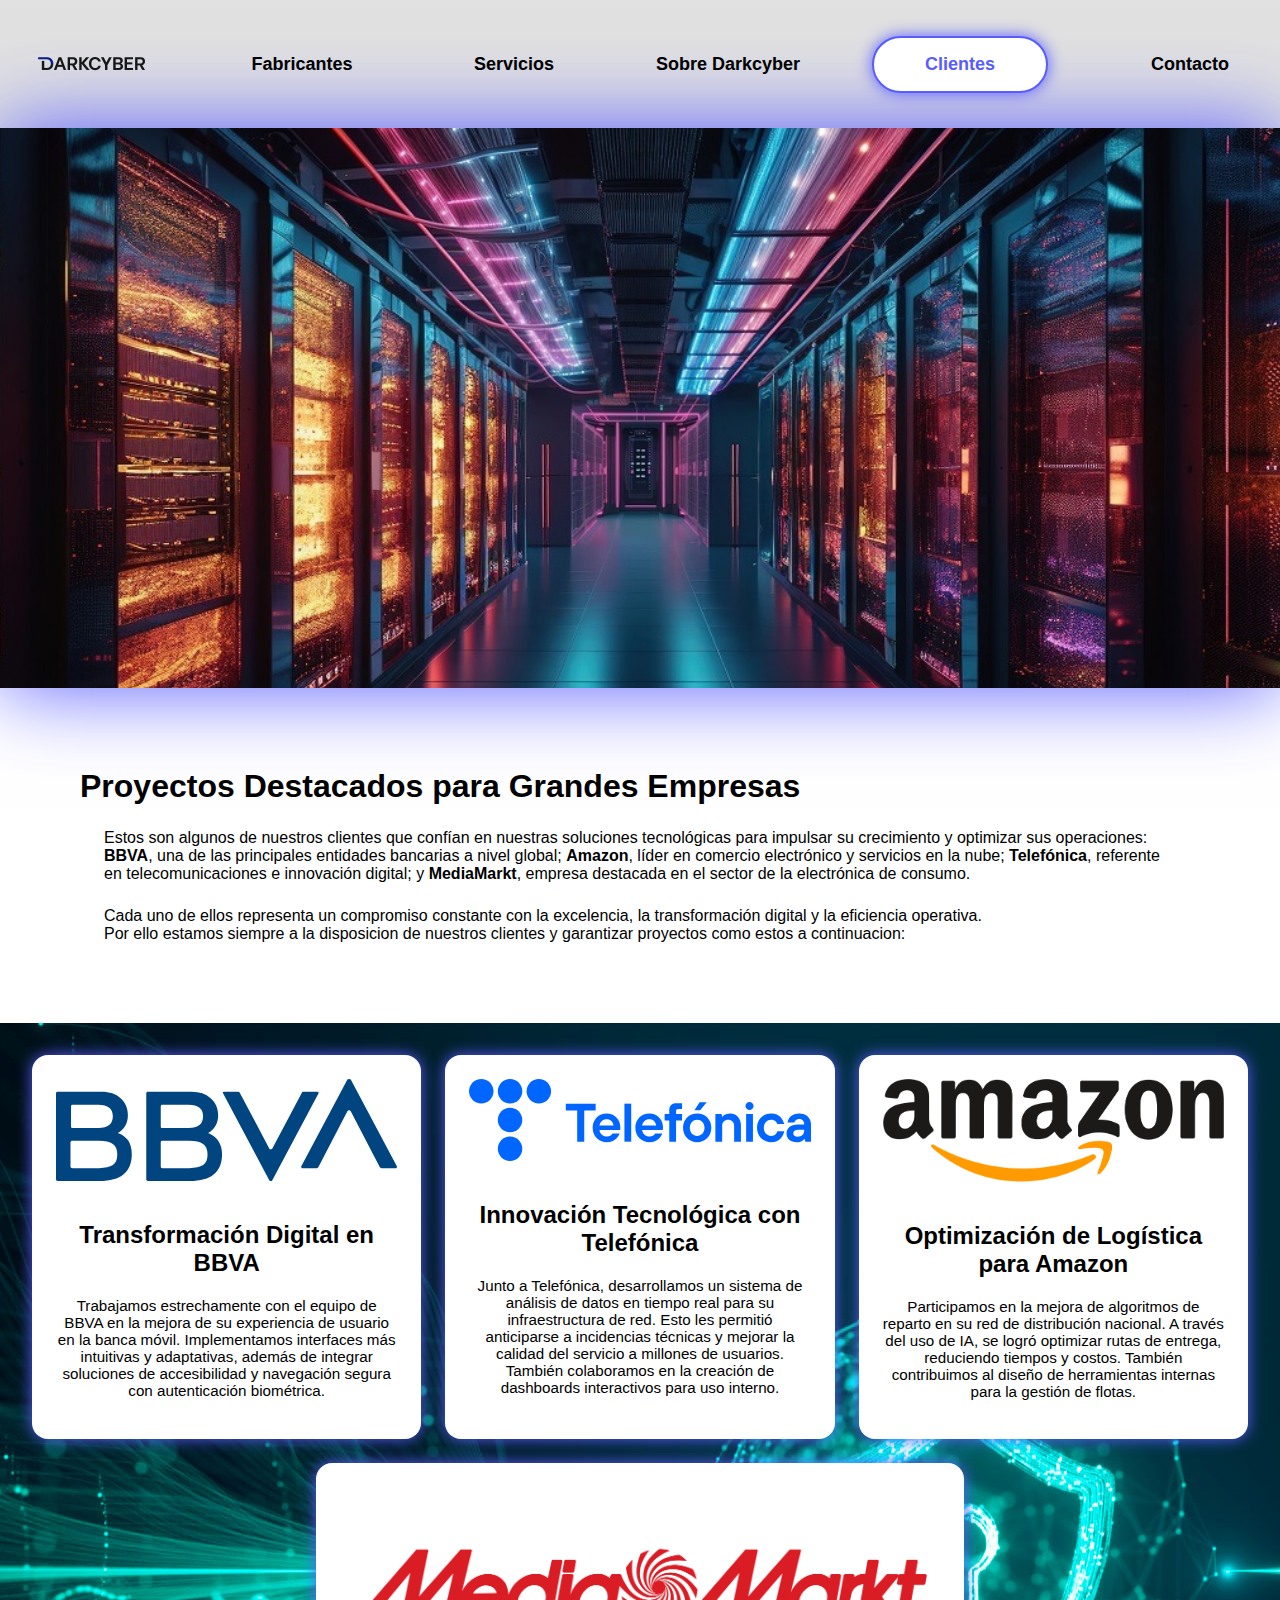
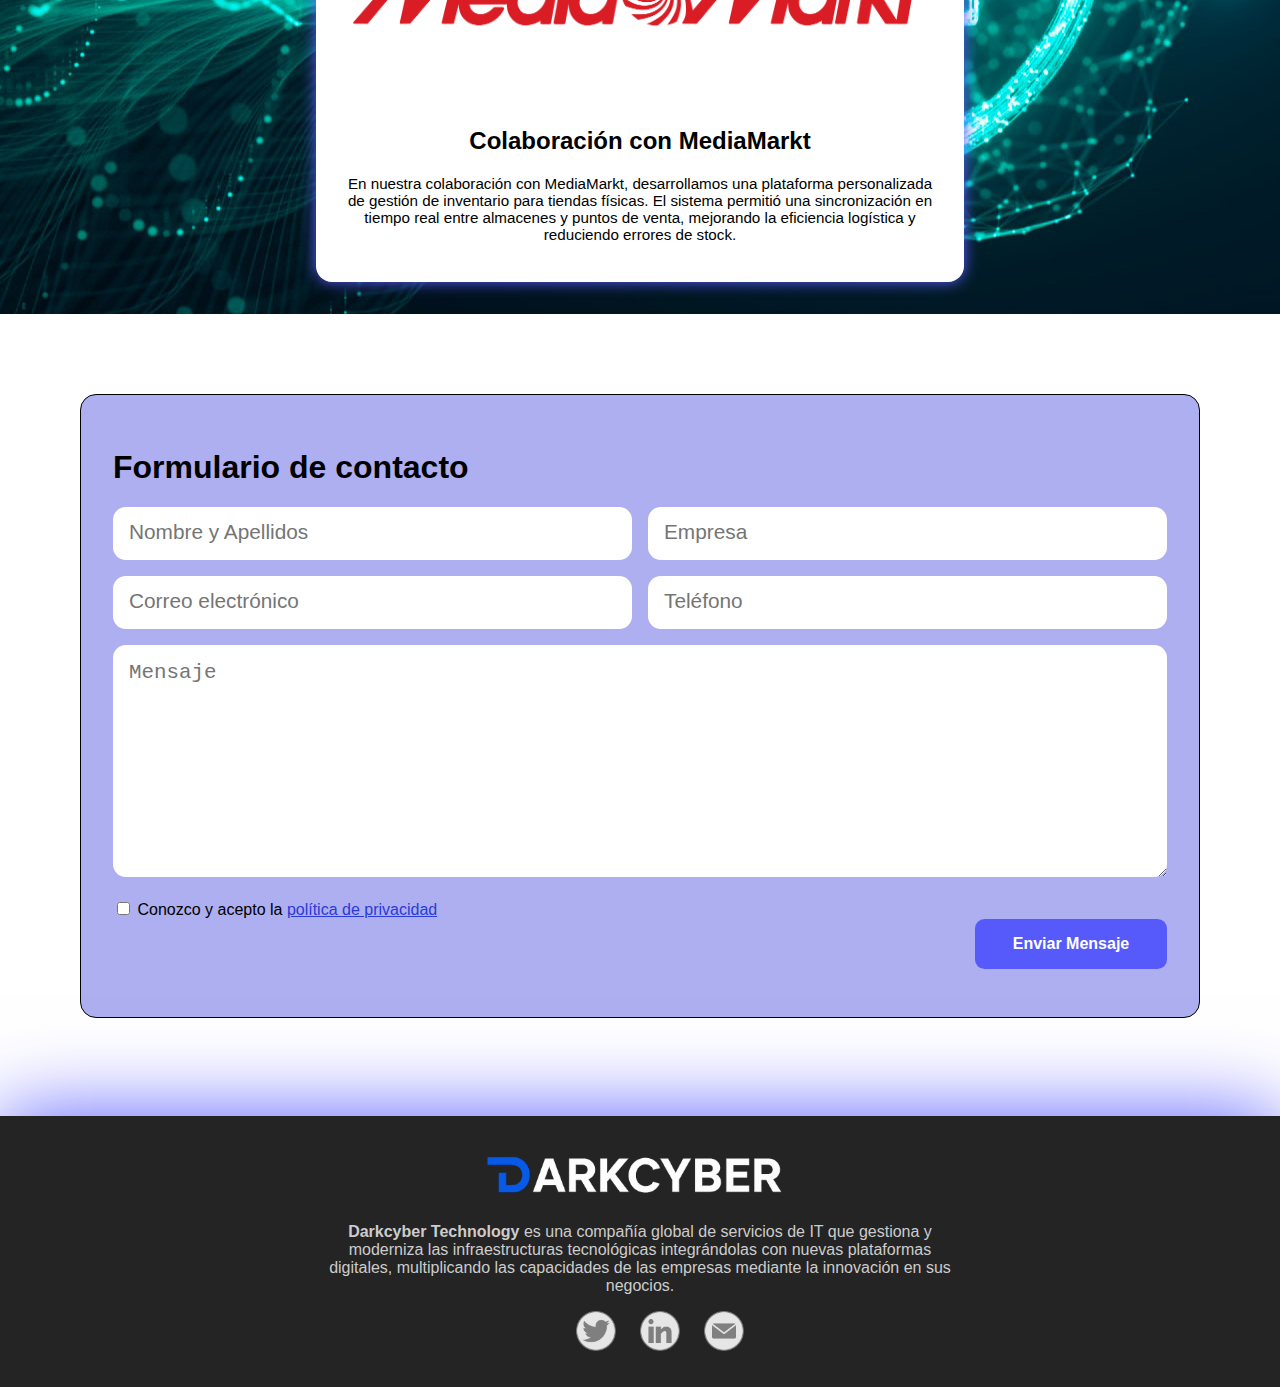
<file: html/clientes.html>
<!DOCTYPE html>
<html lang="es">
<!-- CABECERA DE LA PÁGINA WEB (ESTO NO SE MUESTRA) -->
<head>
    <meta charset="UTF-8">
    <!-- Adapta el contenido al ancho del dispositivo -->
    <meta name="viewport" content="width=device-width, initial-scale=1">
    <title>Clientes</title>
    <!-- CSS, e Icono pagina -->
    <link rel="stylesheet" href="../css/PROYECTO_01.css">
    <link rel="shortcut icon" type="image/x-icon" href="../media/icons/icon_web/favicon.ico">
    <!-- Autores -->
    <meta name="author" content="Félix Llorente Sotillo 1ºASIR">
    <meta name="author" content="Carmen Rial García 1ºASIR">
    <!-- SCRIPTS JavaScript -->
    <script src="../JS/JavaScript.js" defer></script>
</head>
<body>
        
    <!-- BARRA DE NAVEGACIÓN HORIZONTAL DE LA PÁGINA WEB  -->
    <div class="container">
        <nav class="barra-nav">
            <a href="../html/DARKTRACE.html"><img src="../media/images/LOGO_DARKCYBER.png" alt="LOGO_DARKCYBER"></a>
            <a href="../html/fabricantes.html">Fabricantes</a>
            <a href="../html/servicios.html">Servicios</a>
            <a href="../html/sobre_nosotros.html">Sobre Darkcyber</a>            
            <a href="../html/clientes.html" class="active">Clientes</a>         
            <a href="../html/contacto.html">Contacto</a>
        </nav>
        <!-- FIN DE LA BARRA DE NAVEGACIÓN HORIZONTAL -->

    <header class="header header-productos">
        <img src="../media/images/transparente.png" alt="Logo Darkcyber" class="logo">
    </header>

    <div class="descrip_empresa">
        <h1>Proyectos Destacados para Grandes Empresas</h1>
        <p>
        Estos son algunos de nuestros clientes que confían en nuestras soluciones tecnológicas para impulsar su crecimiento y optimizar sus operaciones:<br>
        <strong>BBVA</strong>, una de las principales entidades bancarias a nivel global; <strong>Amazon</strong>, líder en comercio electrónico y servicios en la nube; <strong>Telefónica</strong>, referente en telecomunicaciones e innovación digital; y <strong>MediaMarkt</strong>, empresa destacada en el sector de la electrónica de consumo.</p>
        <p>
        Cada uno de ellos representa un compromiso constante con la excelencia, la transformación digital y la eficiencia operativa.
        <br>
        Por ello estamos siempre a la disposicion de nuestros clientes y garantizar proyectos como estos a continuacion:
        </p>
    </div>

                <section class="clientes">

                <!-- Caja 1 BBVA -->
                <div class="caja">
                        <img src="../media/images/clientes/BBVA.svg" alt="BBVA">
                        <h2>Transformación Digital en BBVA</h2>
                        <p>Trabajamos estrechamente con el equipo de BBVA en la mejora de su experiencia de usuario en la banca móvil. Implementamos interfaces más intuitivas y adaptativas, además de integrar soluciones de accesibilidad y navegación segura con autenticación biométrica.</p>
                </div>

                <!-- Caja 2 Telefónica -->
                <div class="caja">
                    <img src="../media/images/clientes/Telefónica_logo.svg" alt="Telefonica">
                    <h2>Innovación Tecnológica con Telefónica</h2>
                    <p>Junto a Telefónica, desarrollamos un sistema de análisis de datos en tiempo real para su infraestructura de red. Esto les permitió anticiparse a incidencias técnicas y mejorar la calidad del servicio a millones de usuarios. También colaboramos en la creación de dashboards interactivos para uso interno.</p>
                </div>

                <!-- Caja 3 Amazon -->
                <div class="caja">
                    <img src="../media/images/clientes/Amazon_logo.svg.png" alt="CNMV">
                    <h2>Optimización de Logística para Amazon</h2>
                    <p>Participamos en la mejora de algoritmos de reparto en su red de distribución nacional. A través del uso de IA, se logró optimizar rutas de entrega, reduciendo tiempos y costos. También contribuimos al diseño de herramientas internas para la gestión de flotas.</p>
                </div>

                <!-- Caja 1 MediaMarkt -->
                <div class="caja">
                    <img src="../media/images/clientes/Media_Markt_logo.svg.png" alt="Ciberseguridad">                        
                    <h2>Colaboración con MediaMarkt</h2>
                    <p>En nuestra colaboración con MediaMarkt, desarrollamos una plataforma personalizada de gestión de inventario para tiendas físicas. El sistema permitió una sincronización en tiempo real entre almacenes y puntos de venta, mejorando la eficiencia logística y reduciendo errores de stock.</p>
                </div>
                </section>
            

            
<!-- Formulario -->
        <section>
            <div>
                <form class="formulario" id="form" method="get" action="DARKTRACE.html">
                    <h1>Formulario de contacto</h1>
                    <div class="fila">
                        <div class="grupo">
                            <input type="text" id="nombre" name="nombre" placeholder="Nombre y Apellidos" required>
                        </div>
                        <div class="grupo">
                            <input type="text" id="empresa" name="empresa" placeholder="Empresa">
                        </div>
                    </div>
                    <div class="fila">
                        <div class="grupo">
                            <input type="email" id="email" name="email" placeholder="Correo electrónico" required>
                        </div>
                        <div class="grupo">
                            <input type="tel" id="telefono" name="telefono" placeholder="Teléfono" pattern="[0-9]{10}">
                        </div>
                    </div>

                    <!-- CAMPO PARA INTRODUCIR CUERPO DEL MENSAJE -->
                    <div class="grupo">
                        <textarea id="mensaje" required name="mensaje" rows="10" cols="50" placeholder="Mensaje"></textarea>
                    </div>
                    <br>
                    <!-- CHECKBOX POLITICA PRIVACIDAD -->
                    <div class="checkbox">
                        <label>
                            <input type="checkbox" id="privacidad" name="privacidad" required>
                            Conozco y acepto la <a href="#">política de privacidad</a>
                        </label><br>
                    </div>
                    <button type="submit" class="boton">Enviar Mensaje</button>
                </form>
                <br>

            </div>
        </section>

    
    <!-- FOOTER DE LA PÁGINA WEB -->
        <footer class="footer">
            <img src="../media/images/LOGO_DARKCYBER_White.svg" alt="LOGO DARKCYBER">
            <p><strong>Darkcyber Technology</strong>
            es una compañía global de servicios de IT que gestiona y moderniza las infraestructuras tecnológicas 
            integrándolas con nuevas plataformas digitales, multiplicando las capacidades de las empresas mediante 
            la innovación en sus negocios.
            </p>

            <ul>
                <li><a href=""><img src="../media/icons/footer/twitter.png" alt="Twitter"></a></li>
                <li><a href=""><img src="../media/icons/footer/linkedin.png" alt="LinkedIn"></a></li>
                <li><a href="mailto:support@darkcyber.com"><img src="../media/icons/footer/email.png" alt="Email"></a></li>
            </ul>
        </footer>
    </div>
</body>
</html>
</file>
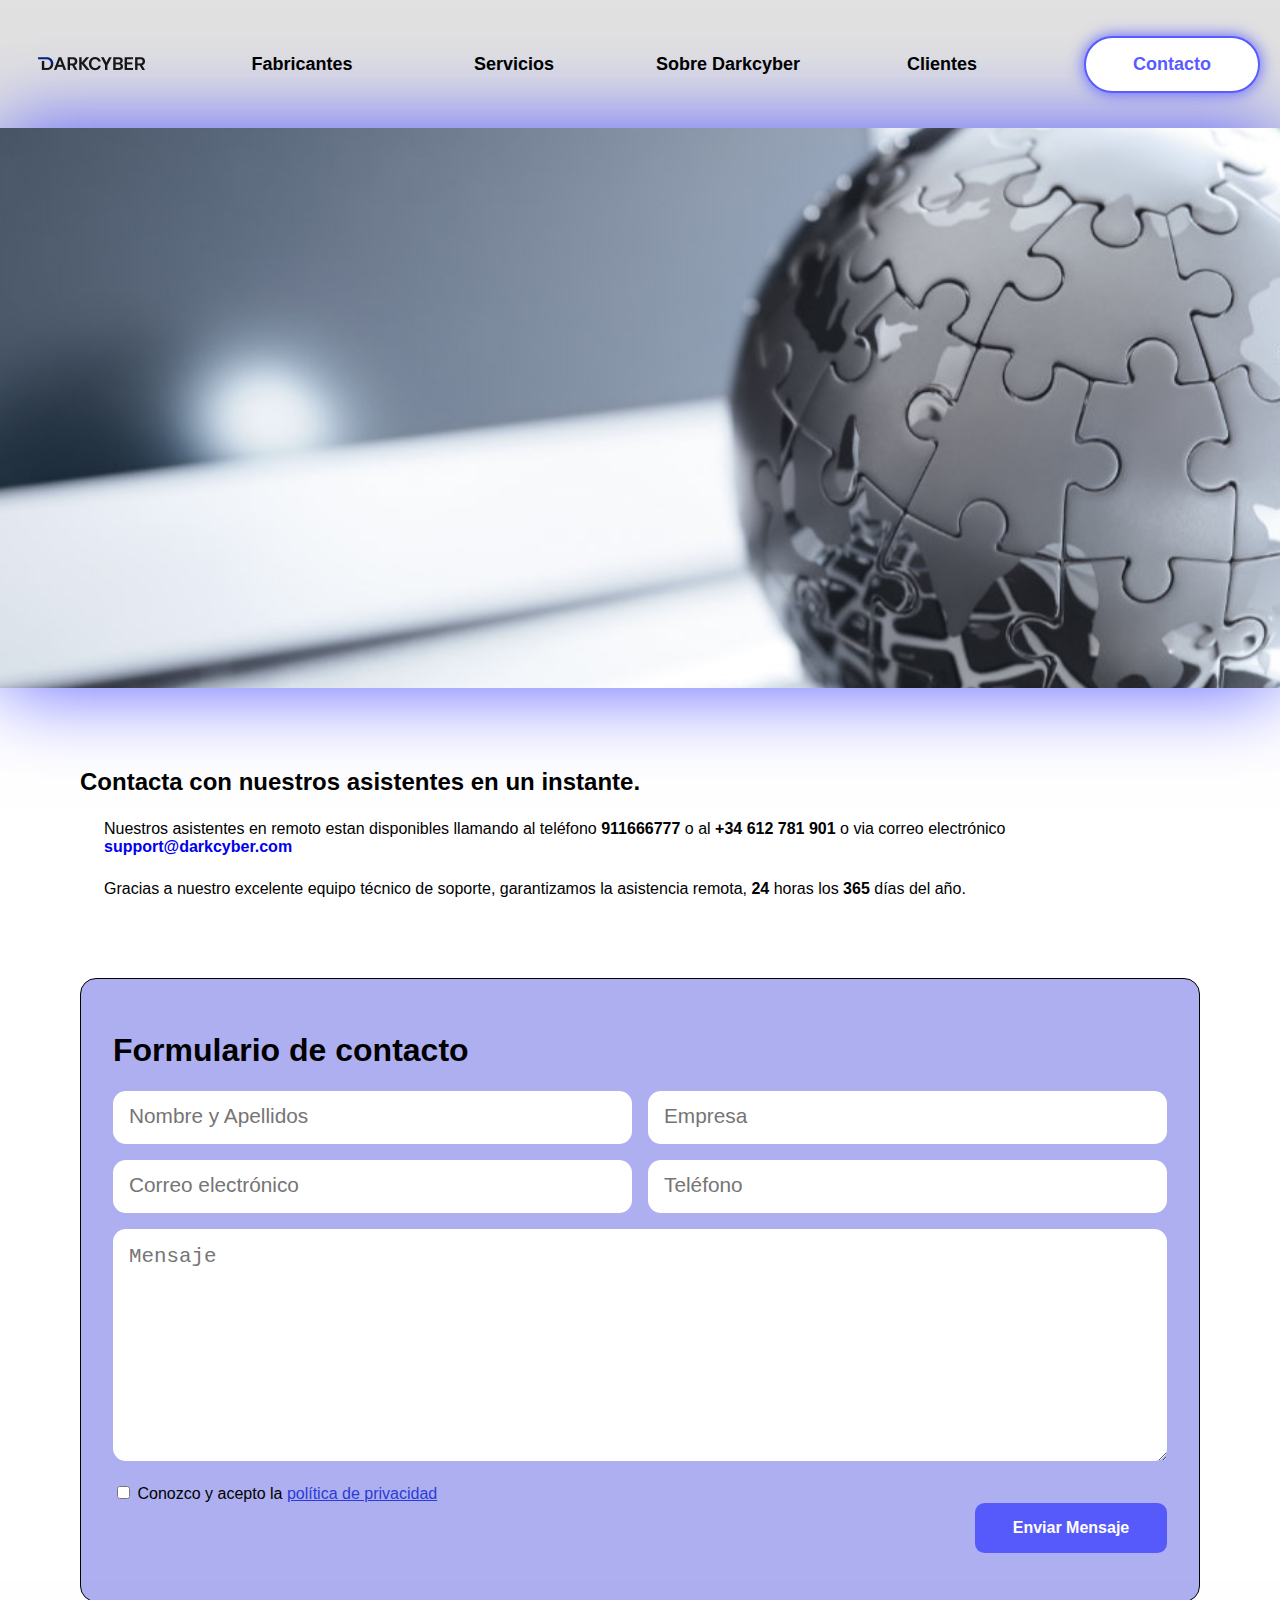
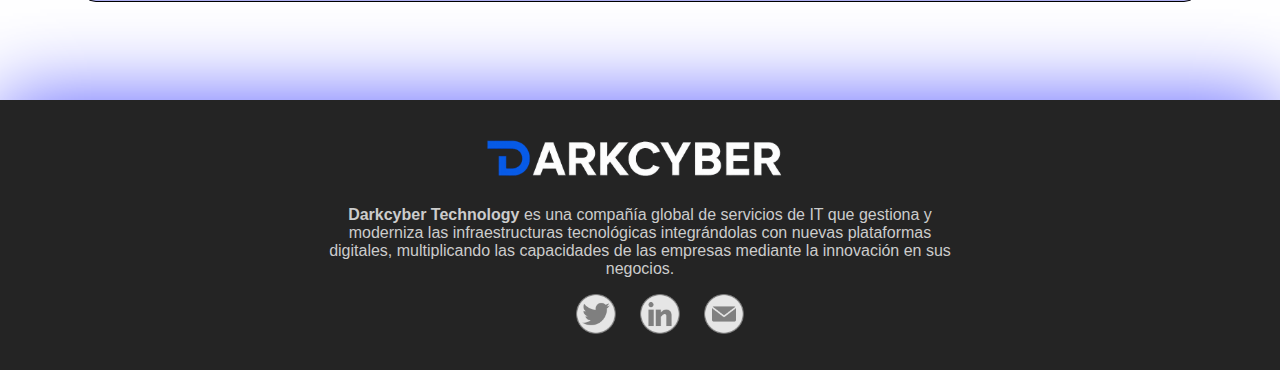
<file: html/contacto.html>
<!DOCTYPE html>
<html lang="es">
<!-- CABECERA DE LA PÁGINA WEB (ESTO NO SE MUESTRA) -->
<head>
    <meta charset="UTF-8">
    <!-- Adapta el contenido al ancho del dispositivo -->
    <meta name="viewport" content="width=device-width, initial-scale=1">
    <title>Contacto</title>
    <!-- CSS, e Icono pagina -->
    <link rel="stylesheet" href="../css/PROYECTO_01.css">
    <link rel="shortcut icon" type="image/x-icon" href="../media/icons/icon_web/favicon.ico">
    <!-- Autores -->
    <meta name="author" content="Félix Llorente Sotillo 1ºASIR">
    <meta name="author" content="Carmen Rial García 1ºASIR">
    <!-- SCRIPTS JavaScript -->
    <script src="../JS/JavaScript.js" defer></script>
</head>
<body>
        
    <!-- BARRA DE NAVEGACIÓN HORIZONTAL DE LA PÁGINA WEB  -->
    <div class="container">
        <nav class="barra-nav">
            <a href="../html/DARKTRACE.html"><img src="../media/images/LOGO_DARKCYBER.png" alt="LOGO_DARKCYBER"></a>
            <a href="../html/fabricantes.html">Fabricantes</a>
            <a href="../html/servicios.html">Servicios</a>
            <a href="../html/sobre_nosotros.html">Sobre Darkcyber</a>            
            <a href="../html/clientes.html">Clientes</a>         
            <a href="../html/contacto.html" class="active">Contacto</a>
        </nav>
        <!-- FIN DE LA BARRA DE NAVEGACIÓN HORIZONTAL -->

    <header class="header header-contacto">
        <img src="../media/images/transparente.png" alt="Logo Darkcyber" class="logo">
    </header>

    <div class="descrip_empresa">
        <h2>Contacta con nuestros asistentes en un instante.</h2>
        <p>
            Nuestros asistentes en remoto estan disponibles llamando al teléfono <strong>911666777</strong> o al <strong>+34 612 781 901</strong> o via correo electrónico <a href="mailto:support@darkcyber.com"><strong>support@darkcyber.com</strong></a>
        </p>
        <p>
            Gracias a nuestro excelente equipo técnico de soporte, garantizamos la asistencia remota, <strong>24</strong> horas los <strong>365</strong> días del año.
        </p>

    </div>


            
<!-- Formulario -->
        <section>
            <div>
                <form class="formulario" id="form" method="get" action="DARKTRACE.html">
                    <h1>Formulario de contacto</h1>
                    <div class="fila">
                        <div class="grupo">
                            <input type="text" id="nombre" name="nombre" placeholder="Nombre y Apellidos" required>
                        </div>
                        <div class="grupo">
                            <input type="text" id="empresa" name="empresa" placeholder="Empresa">
                        </div>
                    </div>
                    <div class="fila">
                        <div class="grupo">
                            <input type="email" id="email" name="email" placeholder="Correo electrónico" required>
                        </div>
                        <div class="grupo">
                            <input type="tel" id="telefono" name="telefono" placeholder="Teléfono" pattern="[0-9]{10}">
                        </div>
                    </div>

                    <!-- CAMPO PARA INTRODUCIR CUERPO DEL MENSAJE -->
                    <div class="grupo">
                        <textarea id="mensaje" required name="mensaje" rows="10" cols="50" placeholder="Mensaje"></textarea>
                    </div>
                    <br>
                    <!-- CHECKBOX POLITICA PRIVACIDAD -->
                    <div class="checkbox">
                        <label>
                            <input type="checkbox" id="privacidad" name="privacidad" required>
                            Conozco y acepto la <a href="#">política de privacidad</a>
                        </label><br>
                    </div>
                    <button type="submit" class="boton">Enviar Mensaje</button>
                </form>
                <br>

            </div>
        </section>

    
    <!-- FOOTER DE LA PÁGINA WEB -->
        <footer class="footer">
            <img src="../media/images/LOGO_DARKCYBER_White.svg" alt="LOGO DARKCYBER">
            <p><strong>Darkcyber Technology</strong>
            es una compañía global de servicios de IT que gestiona y moderniza las infraestructuras tecnológicas 
            integrándolas con nuevas plataformas digitales, multiplicando las capacidades de las empresas mediante 
            la innovación en sus negocios.
            </p>

            <ul>
                <li><a href=""><img src="../media/icons/footer/twitter.png" alt="Twitter"></a></li>
                <li><a href=""><img src="../media/icons/footer/linkedin.png" alt="LinkedIn"></a></li>
                <li><a href="mailto:support@darkcyber.com"><img src="../media/icons/footer/email.png" alt="Email"></a></li>
            </ul>
        </footer>
    </div>
</body>
</html>
</file>
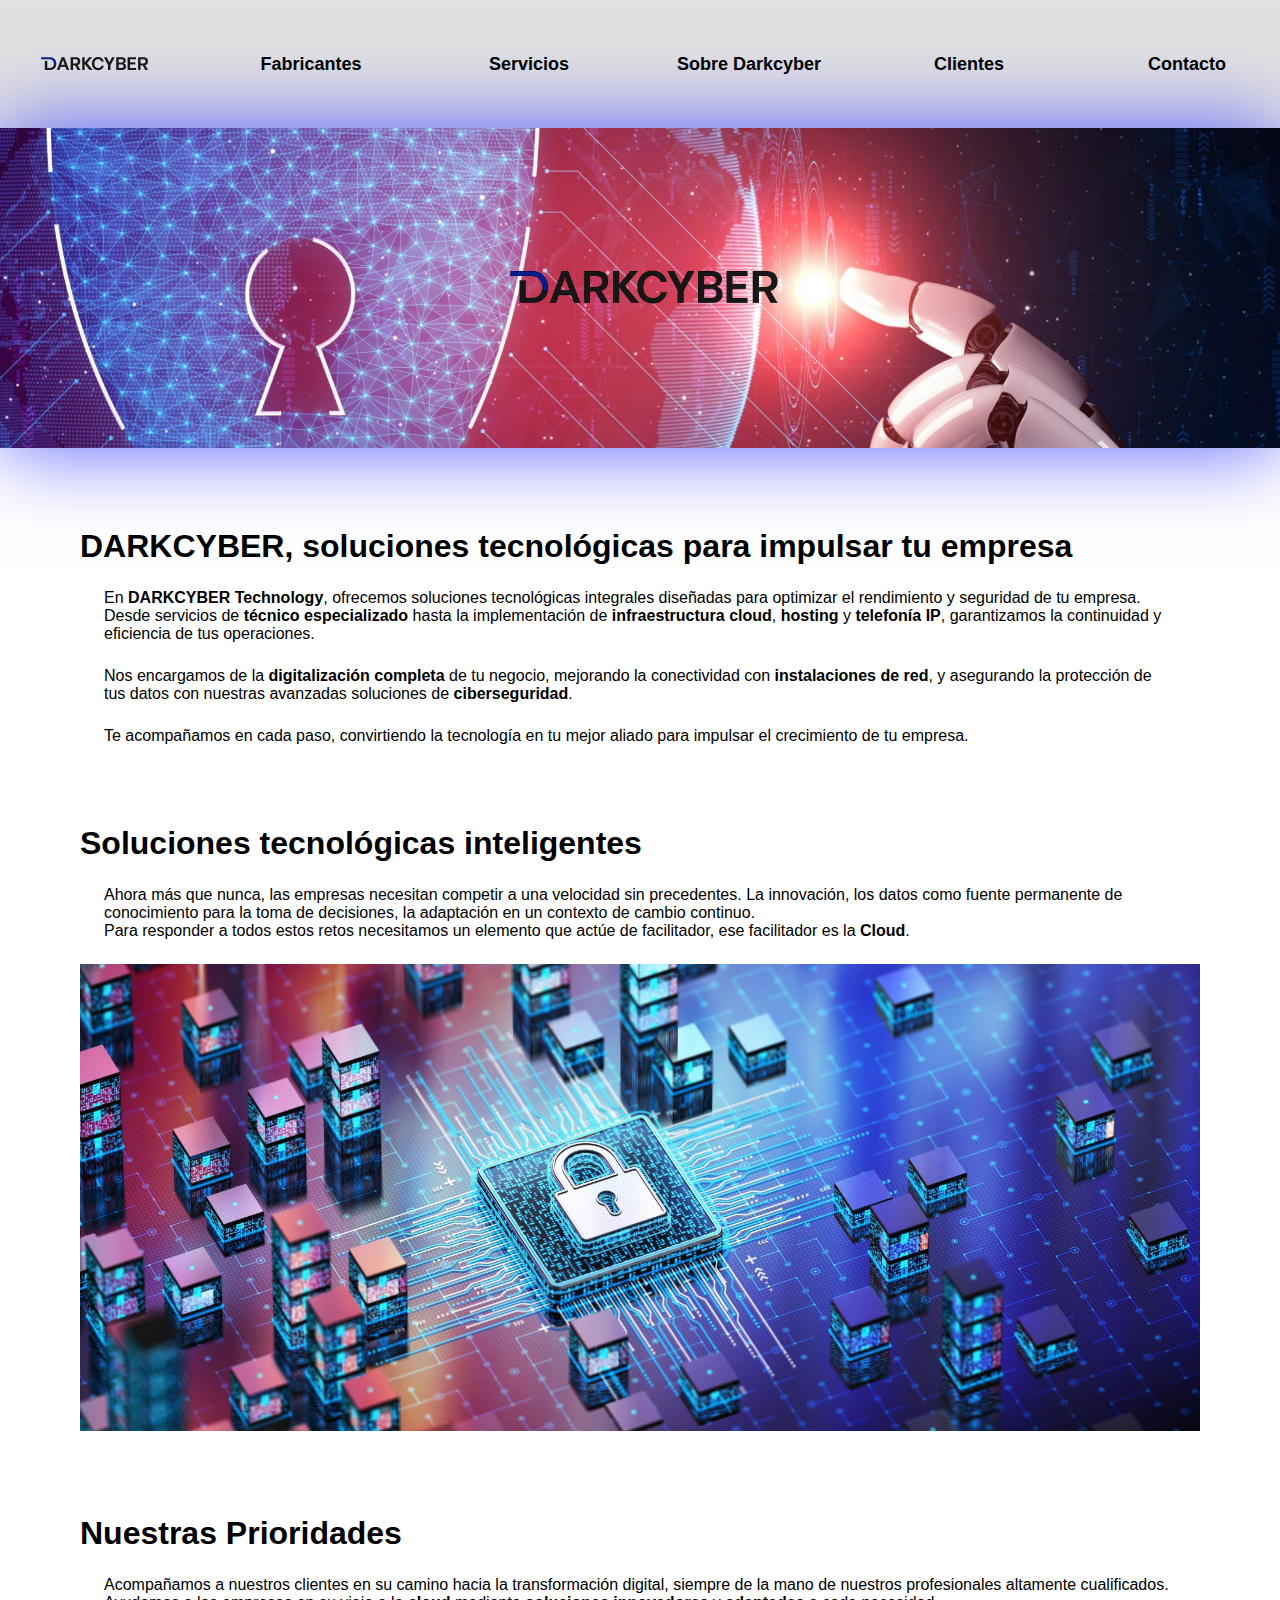
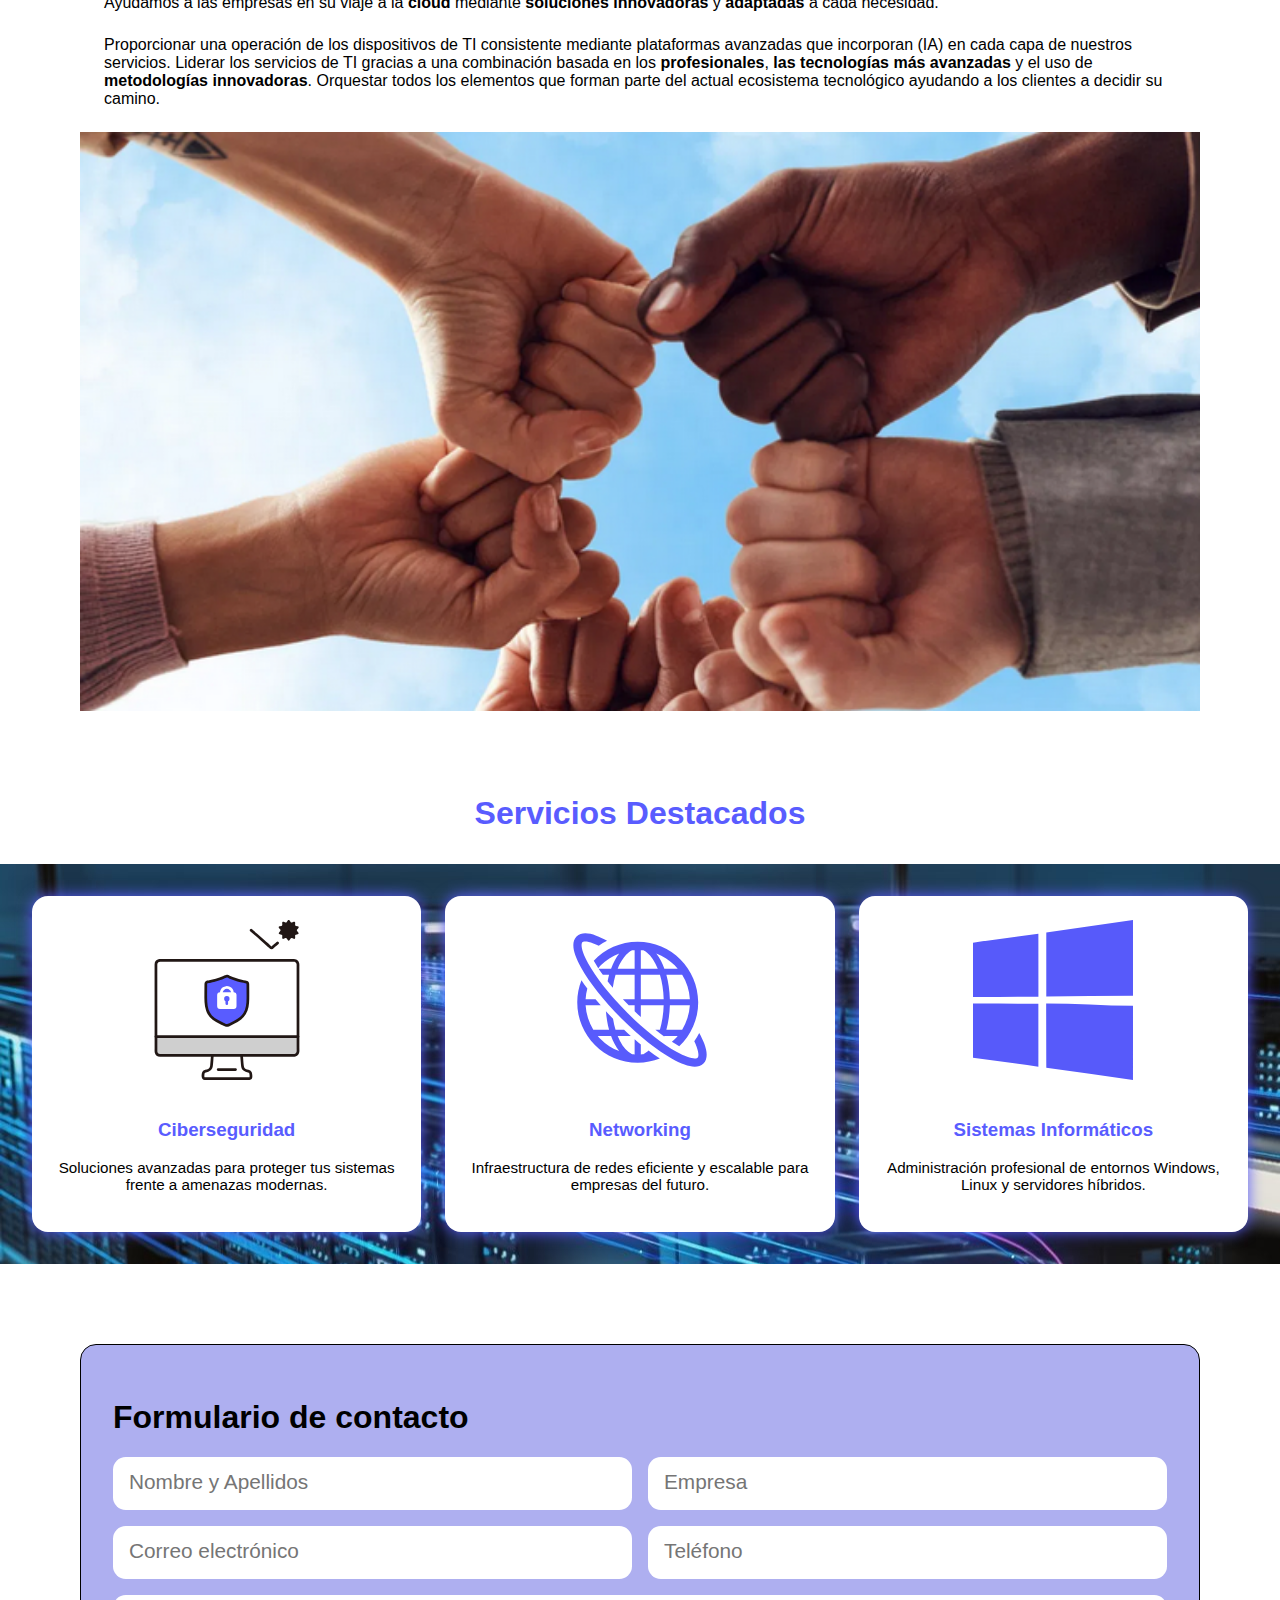
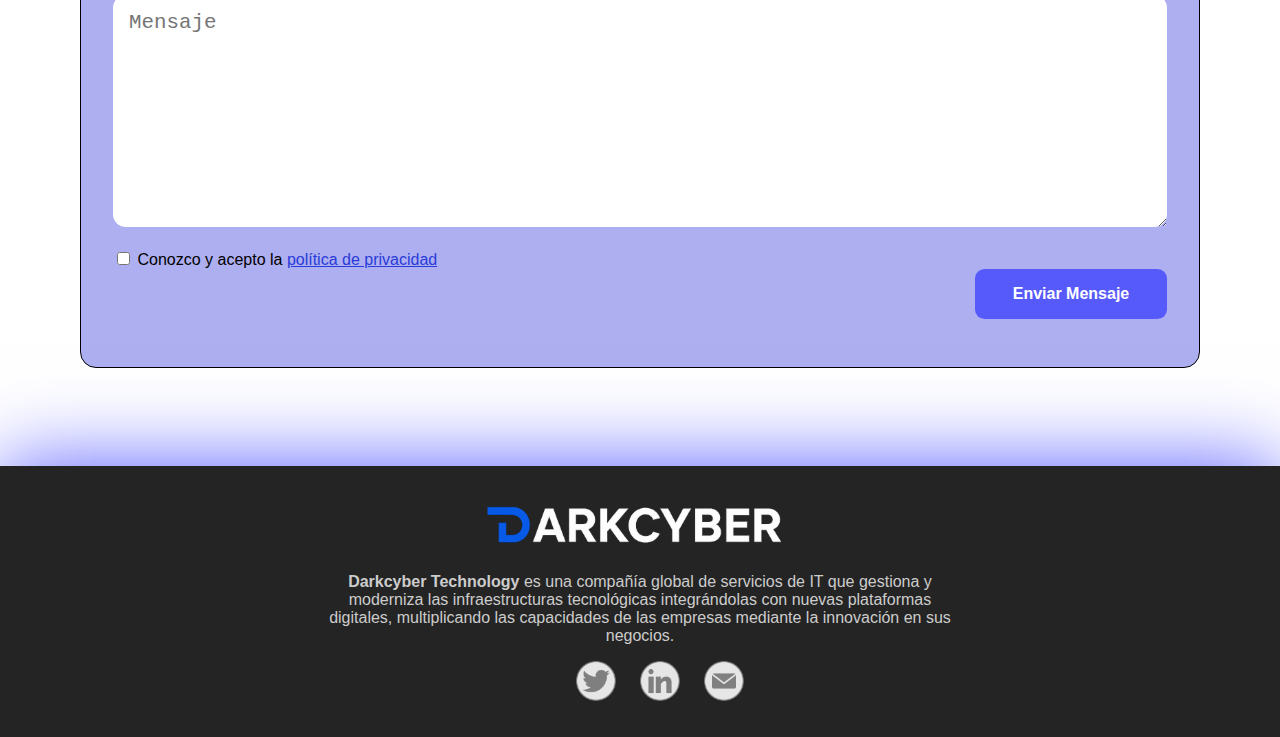
<file: html/DARKTRACE.html>
<!DOCTYPE html>
<html lang="es">
<!-- CABECERA DE LA PÁGINA WEB (ESTO NO SE MUESTRA) -->
<head>
    <meta charset="UTF-8">
    <!-- Adapta el contenido al ancho del dispositivo -->
    <meta name="viewport" content="width=device-width, initial-scale=1">
    <title>DARKCYBER</title>
    <!-- CSS, e Icono pagina -->
    <link rel="stylesheet" href="../css/PROYECTO_01.css">
    <link rel="shortcut icon" type="image/x-icon" href="../media/icons/icon_web/favicon.ico">
    <!-- Autores -->
    <meta name="author" content="Félix Llorente Sotillo 1ºASIR">
    <meta name="author" content="Carmen Rial García 1ºASIR">
    <!-- SCRIPTS JavaScript -->
    <script src="../JS/JavaScript.js" defer></script>
</head>
<body>
    <!-- BARRA DE NAVEGACIÓN HORIZONTAL DE LA PÁGINA WEB  -->
    <div class="container">
        <nav class="barra-nav">
            <a href="../html/DARKTRACE.html"><img src="../media/images/LOGO_DARKCYBER.png" alt="LOGO_DARKCYBER"></a>
            <a href="../html/fabricantes.html">Fabricantes</a>
            <a href="../html/servicios.html">Servicios</a>
            <a href="../html/sobre_nosotros.html">Sobre Darkcyber</a>            
            <a href="../html/clientes.html">Clientes</a>         
            <a href="../html/contacto.html">Contacto</a>
        </nav>
        <!-- FIN DE LA BARRA DE NAVEGACIÓN HORIZONTAL -->
        
<!-- CONTENIDO PRINCIPAL DE LA PAGINA WEB ETIQUETA MAIN -->
<!-- (Servicios destacados, Contacto,...) -->
    <main>
<!-- HEADER CON LOGO DE LA EMPRESA -->
        <header class="header header-inicio">
            <img src="../media/images/LOGO_DARKCYBER.png" alt="Logo Darkcyber" class="logo">
        </header>
    <!-- FIN HEADER APARTADO SOBRE DARKCYBER -->

    <!-- DIV CON BREVE DESCRIPCION EMPRESA -->
        <div class="descrip_empresa">
            <h1>DARKCYBER, soluciones tecnológicas para impulsar tu empresa</h1>
            <p>En <strong>DARKCYBER Technology</strong>, ofrecemos soluciones tecnológicas integrales diseñadas para optimizar el rendimiento y seguridad de tu empresa. 
            Desde servicios de <strong>técnico especializado</strong> hasta la implementación de <strong>infraestructura cloud</strong>, <strong>hosting</strong> y <strong>
            telefonía IP</strong>, garantizamos la continuidad y eficiencia de tus operaciones.</p>

            <p> Nos encargamos de la <strong>digitalización completa</strong> de tu negocio, 
            mejorando la conectividad con <strong>instalaciones de red</strong>, y asegurando la protección de tus datos con nuestras avanzadas soluciones 
            de <strong>ciberseguridad</strong>. </p>

            <p>Te acompañamos en cada paso, convirtiendo la tecnología en tu mejor aliado para impulsar el crecimiento de 
            tu empresa.
            </p>
        </div>

    <!-- DIV SOLUCIONES TECNOLOGICAS -->
        <div class="soluciones_inteligentes ">
            <h1>Soluciones tecnológicas inteligentes</h1>
            <p>Ahora más que nunca, las empresas necesitan competir a una velocidad sin precedentes. La innovación, los datos como fuente permanente de 
                conocimiento para la toma de decisiones, la adaptación en un contexto de cambio continuo.
                <br>Para responder a todos estos retos necesitamos un elemento que actúe de facilitador, ese facilitador es la <strong>Cloud</strong>.
            </p>
                <img src="../media/images/cibersec.jpg" class="foto_content" alt="Imagen Ciberseguridad">
        </div>


        <div class="soluciones_inteligentes">
            <h1>Nuestras Prioridades</h1>
            <p>Acompañamos a nuestros clientes en su camino hacia la transformación digital, siempre de la mano de nuestros profesionales altamente cualificados.
                <br>Ayudamos a las empresas en su viaje a la <strong>cloud</strong> mediante <strong>soluciones innovadoras</strong> y <strong>adaptadas</strong> a cada necesidad.
            </p>

            <p>Proporcionar una operación de los dispositivos de TI consistente mediante plataformas avanzadas que incorporan (IA) en cada capa de nuestros servicios.
            Liderar los servicios de TI gracias a una combinación basada en los <strong>profesionales</strong>, <strong>las tecnologías más avanzadas</strong> y el uso de <strong>metodologías innovadoras</strong>.
            Orquestar todos los elementos que forman parte del actual ecosistema tecnológico ayudando a los clientes a decidir su camino.</p>
            <img src="../media/images/compromiso-og.png" class="foto_content" alt="Imagen de Compromiso">
        </div>


            <h2 class="titulo-seccion">Servicios Destacados</h2>
            <section class="servicios">

                <!-- Caja 1 Ciberseguridad -->
                <div class="caja">
                    <a href="../html/servicios.html#id_servicios">
                        <img src="../media/icons/box/pc-security.svg" alt="Ciberseguridad">
                        <h3>Ciberseguridad</h3>
                        <p>Soluciones avanzadas para proteger tus sistemas frente a amenazas modernas.</p>
                    </a>
                </div>

                <!-- Caja 2 Networking -->
                <div class="caja">
                    <a href="../html/servicios.html#id_servicios">
                        <img src="../media/icons/box/internet.svg" alt="Networking">
                        <h3>Networking</h3>
                        <p>Infraestructura de redes eficiente y escalable para empresas del futuro.</p>
                    </a>
                </div>

                <!-- Caja 3 Sistemas Informáticos -->
                <div class="caja">
                    <a href="../html/servicios.html#id_servicios">
                        <img src="../media/icons/box/windows.svg" alt="Sistemas Informáticos">
                        <h3>Sistemas Informáticos</h3>
                        <p>Administración profesional de entornos Windows, Linux y servidores híbridos.</p>
                    </a>
                </div>
            </section>

            
<!-- Formulario -->
        <section>
            <div>
                <form class="formulario" id="form" method="get" action="DARKTRACE.html">
                    <h1>Formulario de contacto</h1>
                    <div class="fila">
                        <div class="grupo">
                            <input type="text" id="nombre" name="nombre" placeholder="Nombre y Apellidos" required>
                        </div>
                        <div class="grupo">
                            <input type="text" id="empresa" name="empresa" placeholder="Empresa">
                        </div>
                    </div>
                    <div class="fila">
                        <div class="grupo">
                            <input type="email" id="email" name="email" placeholder="Correo electrónico" required>
                        </div>
                        <div class="grupo">
                            <input type="tel" id="telefono" name="telefono" placeholder="Teléfono" pattern="[0-9]{10}">
                        </div>
                    </div>

                    <!-- CAMPO PARA INTRODUCIR CUERPO DEL MENSAJE -->
                    <div class="grupo">
                        <textarea id="mensaje" required name="mensaje" rows="10" cols="50" placeholder="Mensaje"></textarea>
                    </div>
                    <br>
                    <!-- CHECKBOX POLITICA PRIVACIDAD -->
                    <div class="checkbox">
                        <label>
                            <input type="checkbox" id="privacidad" name="privacidad" required>
                            Conozco y acepto la <a href="#">política de privacidad</a>
                        </label><br>
                    </div>
                    <button type="submit" class="boton">Enviar Mensaje</button>
                </form>
                <br>

            </div>
        </section>
    </main>

    
    <!-- FOOTER DE LA PÁGINA WEB -->
        <footer class="footer">
            <img src="../media/images/LOGO_DARKCYBER_White.svg" alt="LOGO DARKCYBER">
            <p><strong>Darkcyber Technology</strong>
            es una compañía global de servicios de IT que gestiona y moderniza las infraestructuras tecnológicas 
            integrándolas con nuevas plataformas digitales, multiplicando las capacidades de las empresas mediante 
            la innovación en sus negocios.
            </p>

            <ul>
                <li><a href=""><img src="../media/icons/footer/twitter.png" alt="Twitter"></a></li>
                <li><a href=""><img src="../media/icons/footer/linkedin.png" alt="LinkedIn"></a></li>
                <li><a href="mailto:support@darkcyber.com"><img src="../media/icons/footer/email.png" alt="Email"></a></li>
            </ul>

        </footer>
    </div>
</body>
</html>
</file>
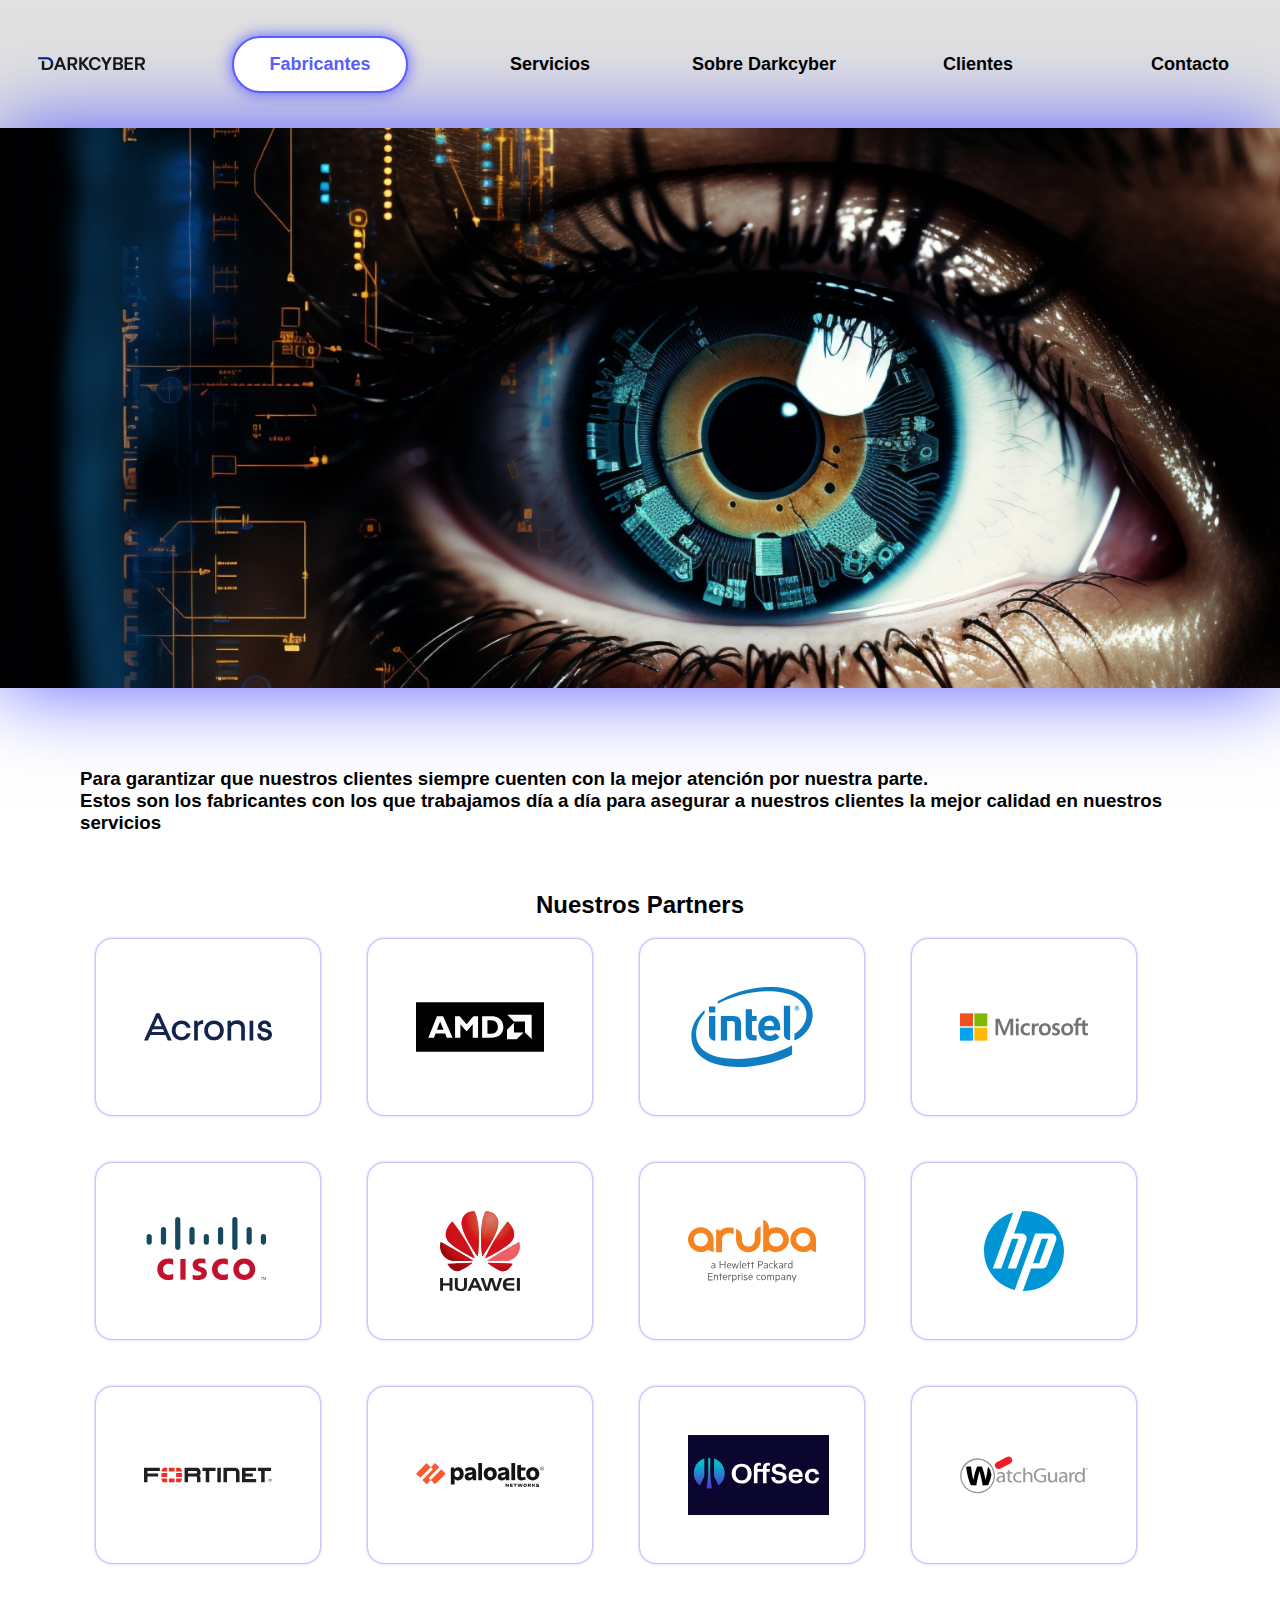
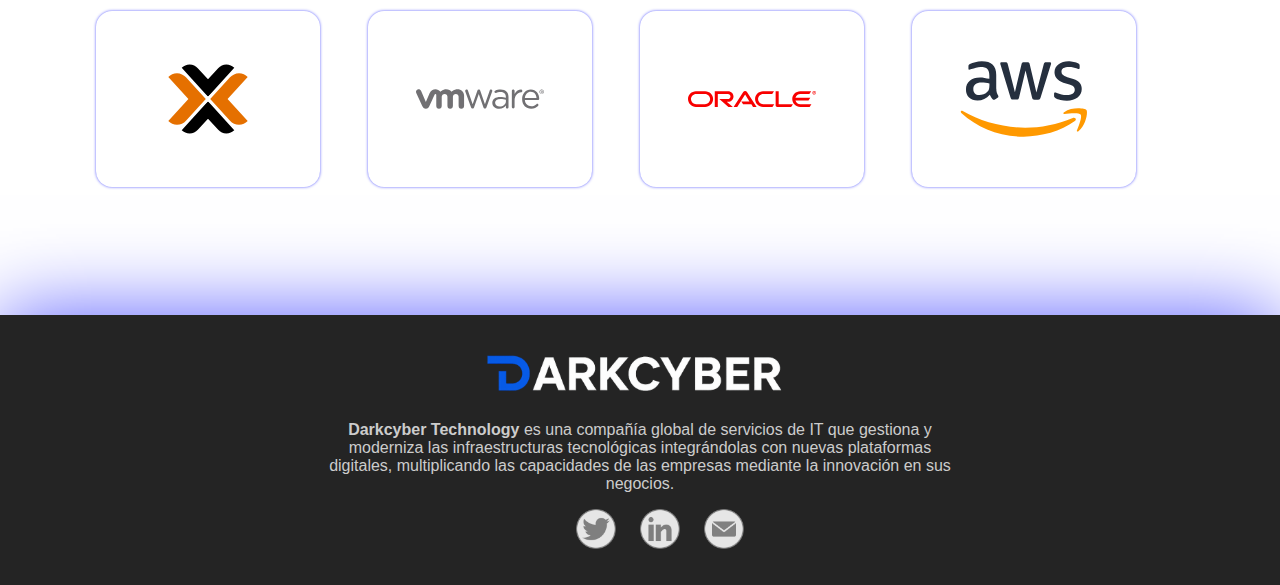
<file: html/fabricantes.html>
<!DOCTYPE html>
<html lang="es">
<!-- CABECERA DE LA PÁGINA WEB (ESTO NO SE MUESTRA) -->
<head>
    <meta charset="UTF-8">
    <!-- Adapta el contenido al ancho del dispositivo -->
    <meta name="viewport" content="width=device-width, initial-scale=1">
    <title>Fabricantes</title>
    <!-- CSS, e Icono pagina -->
    <link rel="stylesheet" href="../css/PROYECTO_01.css">
    <link rel="shortcut icon" type="image/x-icon" href="../media/icons/icon_web/favicon.ico">
    <!-- Autores -->
    <meta name="author" content="Félix Llorente Sotillo 1ºASIR">
    <meta name="author" content="Carmen Rial García 1ºASIR">
    <!-- SCRIPTS JavaScript -->
    <script src="../JS/JavaScript.js" defer></script>
</head>
<body>        
    <!-- BARRA DE NAVEGACIÓN HORIZONTAL DE LA PÁGINA WEB  -->
    <div class="container">
        <nav class="barra-nav">
            <a href="../html/DARKTRACE.html"><img src="../media/images/LOGO_DARKCYBER.png" alt="LOGO_DARKCYBER"></a>
            <a href="../html/Fabricantes.html" class="active">Fabricantes</a>
            <a href="../html/servicios.html">Servicios</a>
            <a href="../html/sobre_nosotros.html">Sobre Darkcyber</a>            
            <a href="../html/clientes.html">Clientes</a>         
            <a href="../html/contacto.html">Contacto</a>
        </nav>
        <!-- FIN DE LA BARRA DE NAVEGACIÓN HORIZONTAL -->


    <header class="header header-soluciones">
        <img src="../media/images/transparente.png" alt="Logo Darkcyber" class="logo">
    </header>

    <div class="descrip_empresa">
        <!-- <h2>Contacta con nuestros asistentes en un instante</h2> -->

    </div>
    <div class="descrip_empresa">
        <h3>Para garantizar que nuestros clientes siempre cuenten con la mejor atención por nuestra parte. 
        <br> Estos son los fabricantes con los que trabajamos día a día para asegurar a nuestros clientes la mejor calidad en nuestros servicios</h3>
            <br>
            <div class="fabricantes">
            <h2>Nuestros Partners</h2>
            <section class="fabricantes">
                <div class="caja-logo">
                    <img src="../media/images/logos/acronis-1.svg" alt="Logo de ACRONIS">
                </div>
                <div class="caja-logo amd">
                    <img src="../media/images/logos/amd-advanced-micro-devices-white.svg" alt="Logo de AMD">
                </div>
                <div class="caja-logo intel">
                    <img src="../media/images/logos/intel.svg" alt="Logo de INTEL">
                </div>
                <div class="caja-logo microsoft">
                    <img src="../media/images/logos/microsoft-8.svg" alt="Logo de MICROSOFT">
                </div>

                <div class="caja-logo cisco">
                    <img src="../media/images/logos/cisco-2.svg" alt="Logo de CISCO ">
                </div>
                
                <div class="caja-logo huawei">
                    <img src="../media/images/logos/huawei.svg" alt="Logo de HUAWEI">
                </div>

                <div class="caja-logo aruba">
                    <img src="../media/images/logos/aruba-networks.svg" alt="Logo de ARUBA">
                </div>

                <div class="caja-logo hp">
                    <img src="../media/images/logos/hp-2012.svg" alt="Logo de HP">
                </div>

                <div class="caja-logo fortinet">
                    <img src="../media/images/logos/fortinet-logo.svg" alt="Logo de FORTINET">
                </div>

                <div class="caja-logo paloalto">
                    <img src="../media/images/logos/palo-alto-networks-1.svg" alt="Logo de PALOALTO NETWORKS">
                </div>

                <div class="caja-logo offsec">
                    <img src="../media/images/logos/OffSec_idv9gb0IxK_1.svg" alt="Logo de OFFSEC">
                </div>


                <div class="caja-logo WatchGuard">
                    <img src="../media/images/logos/WG_logo_Color.svg" alt="Logo de WatchGuard">
                </div>

                <div class="caja-logo proxmox">
                    <img src="../media/images/logos/proxmox.svg" alt="Logo de PROXMOX">
                </div>

                <div class="caja-logo vmware">
                    <img src="../media/images/logos/vmware-1.svg" alt="Logo de VMWARE">
                </div>


                <div class="caja-logo oracle">
                    <img src="../media/images/logos/oracle-logo.svg" alt="Logo de ORACLE">
                </div>


                <div class="caja-logo amazon">
                    <img src="../media/images/logos/amazon-web-services-3.svg" alt="Logo de AMAZON">
                </div>


            </section>
        </div>
 </div>

    
    <!-- FOOTER DE LA PÁGINA WEB -->
        <footer class="footer">
            <img src="../media/images/LOGO_DARKCYBER_White.svg" alt="LOGO DARKCYBER">
            <p><strong>Darkcyber Technology</strong>
            es una compañía global de servicios de IT que gestiona y moderniza las infraestructuras tecnológicas 
            integrándolas con nuevas plataformas digitales, multiplicando las capacidades de las empresas mediante 
            la innovación en sus negocios.
            </p>

            <ul>
                <li><a href=""><img src="../media/icons/footer/twitter.png" alt="Twitter"></a></li>
                <li><a href=""><img src="../media/icons/footer/linkedin.png" alt="LinkedIn"></a></li>
                <li><a href="mailto:support@darkcyber.com"><img src="../media/icons/footer/email.png" alt="Email"></a></li>
            </ul>
        </footer>
    </div>
</body>
</html>
</file>
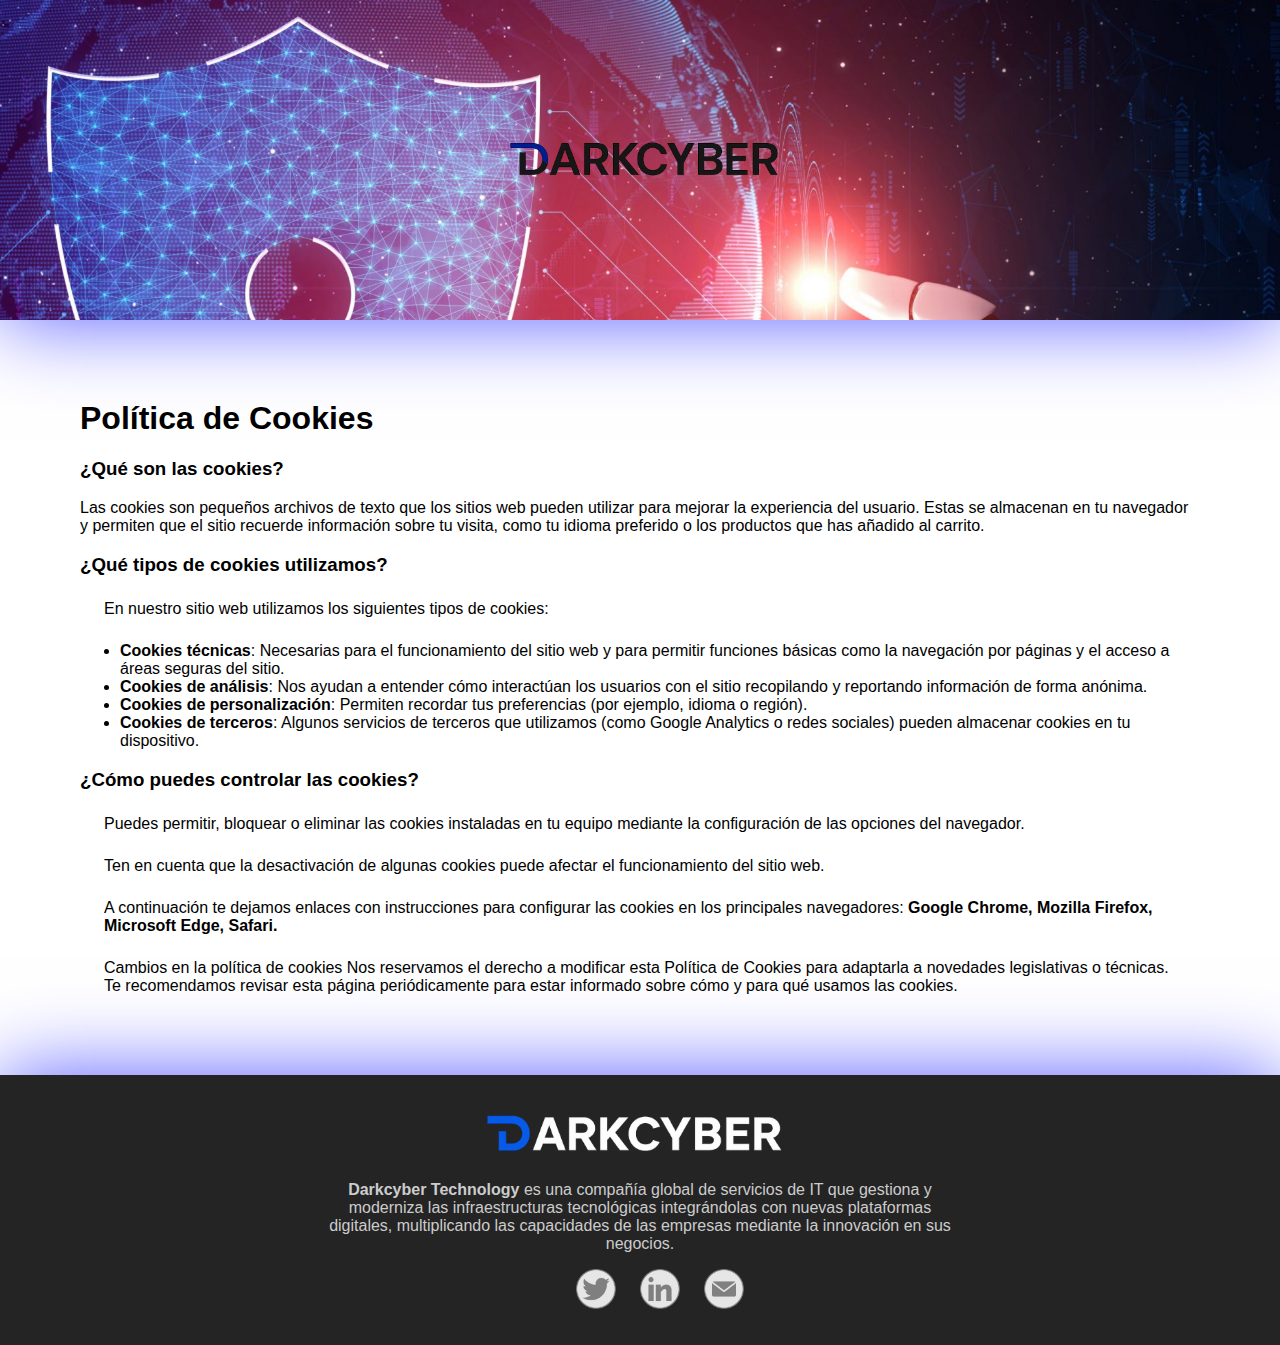
<file: html/politica_cookies.html>
<!DOCTYPE html>
<html lang="es">
    <!-- CABECERA DE LA PÁGINA WEB (ESTO NO SE MUESTRA) -->
    <head>
        <meta charset="UTF-8">
        <!-- Adapta el contenido al ancho del dispositivo -->
        <meta name="viewport" content="width=device-width, initial-scale=1">
        <title>Cookies - Darkcyber</title>
        <!-- CSS, e Icono pagina -->
        <link rel="stylesheet" href="../css/PROYECTO_01.css">
        <link rel="shortcut icon" type="image/x-icon" href="../media/icons/icon_web/favicon.ico">
        <!-- Autores -->
        <meta name="author" content="Félix Llorente Sotillo 1ºASIR">
        <meta name="author" content="Carmen Rial García 1ºASIR">
        <!-- SCRIPTS JavaScript -->
        <script src="../JS/JavaScript.js" defer></script>
    </head>
    <body>
        <div class="container">  
        <!-- HEADER CON LOGO DE LA EMPRESA -->
            <header class="header header-inicio">
                <img src="../media/images/LOGO_DARKCYBER.png" alt="Logo Darkcyber" class="logo">
            </header>
        <!-- FIN HEADER APARTADO SOBRE DARKCYBER -->
            <div class="descrip_empresa">
                
                <h1>Política de Cookies</h1>
                <h3>¿Qué son las cookies?</h3>
                <div>
                    Las cookies son pequeños archivos de texto que los sitios web pueden utilizar para mejorar la experiencia del 
                    usuario. Estas se almacenan en tu navegador y permiten que el sitio recuerde información sobre tu visita, como tu idioma preferido o los productos que has añadido al carrito.
                </div>
                
                <h3>¿Qué tipos de cookies utilizamos?</h3>
                
                <p>En nuestro sitio web utilizamos los siguientes tipos de cookies:</p>
                <ul>
                    <li>
                        <strong>Cookies técnicas</strong>: Necesarias para el funcionamiento del sitio web y para permitir funciones básicas como la navegación por páginas y el acceso a áreas seguras del sitio.
                    </li>
                    <li>
                        <strong>Cookies de análisis</strong>: Nos ayudan a entender cómo interactúan los usuarios con el sitio recopilando y reportando información de forma anónima.
                    </li>
                    <li>
                        <strong>Cookies de personalización</strong>: Permiten recordar tus preferencias (por ejemplo, idioma o región).
                    </li>
                    <li>
                        <strong>Cookies de terceros</strong>: Algunos servicios de terceros que utilizamos (como Google Analytics o redes sociales) pueden almacenar cookies en tu dispositivo.
                    </li>
                </ul>

                <h3>¿Cómo puedes controlar las cookies?</h3>
                <p>Puedes permitir, bloquear o eliminar las cookies instaladas en tu equipo mediante la configuración de las opciones del navegador. </p>
                
                <p>
                Ten en cuenta que la desactivación de algunas cookies puede afectar el funcionamiento del sitio web.
                </p>
                <p>
                A continuación te dejamos enlaces con instrucciones para configurar las cookies en los principales navegadores:
                <strong>Google Chrome,
                    
                    Mozilla Firefox,
                    
                    Microsoft Edge,
                    
                    Safari.
                </strong>
                </p>
                <p>
                Cambios en la política de cookies
                Nos reservamos el derecho a modificar esta Política de Cookies para adaptarla a novedades legislativas o técnicas. 
                Te recomendamos revisar esta página periódicamente para estar informado sobre cómo y para qué usamos las cookies.
                </p>
            </div>
    <!-- FOOTER DE LA PÁGINA WEB -->
        <footer class="footer">
            <img src="../media/images/LOGO_DARKCYBER_White.svg" alt="LOGO DARKCYBER">
            <p><strong>Darkcyber Technology</strong>
            es una compañía global de servicios de IT que gestiona y moderniza las infraestructuras tecnológicas 
            integrándolas con nuevas plataformas digitales, multiplicando las capacidades de las empresas mediante 
            la innovación en sus negocios.
            </p>

            <ul>
                <li><a href=""><img src="../media/icons/footer/twitter.png" alt="Twitter"></a></li>
                <li><a href=""><img src="../media/icons/footer/linkedin.png" alt="LinkedIn"></a></li>
                <li><a href="mailto:support@darkcyber.com"><img src="../media/icons/footer/email.png" alt="Email"></a></li>
            </ul>
        </footer>
    </div>
</body>
</html>
</file>
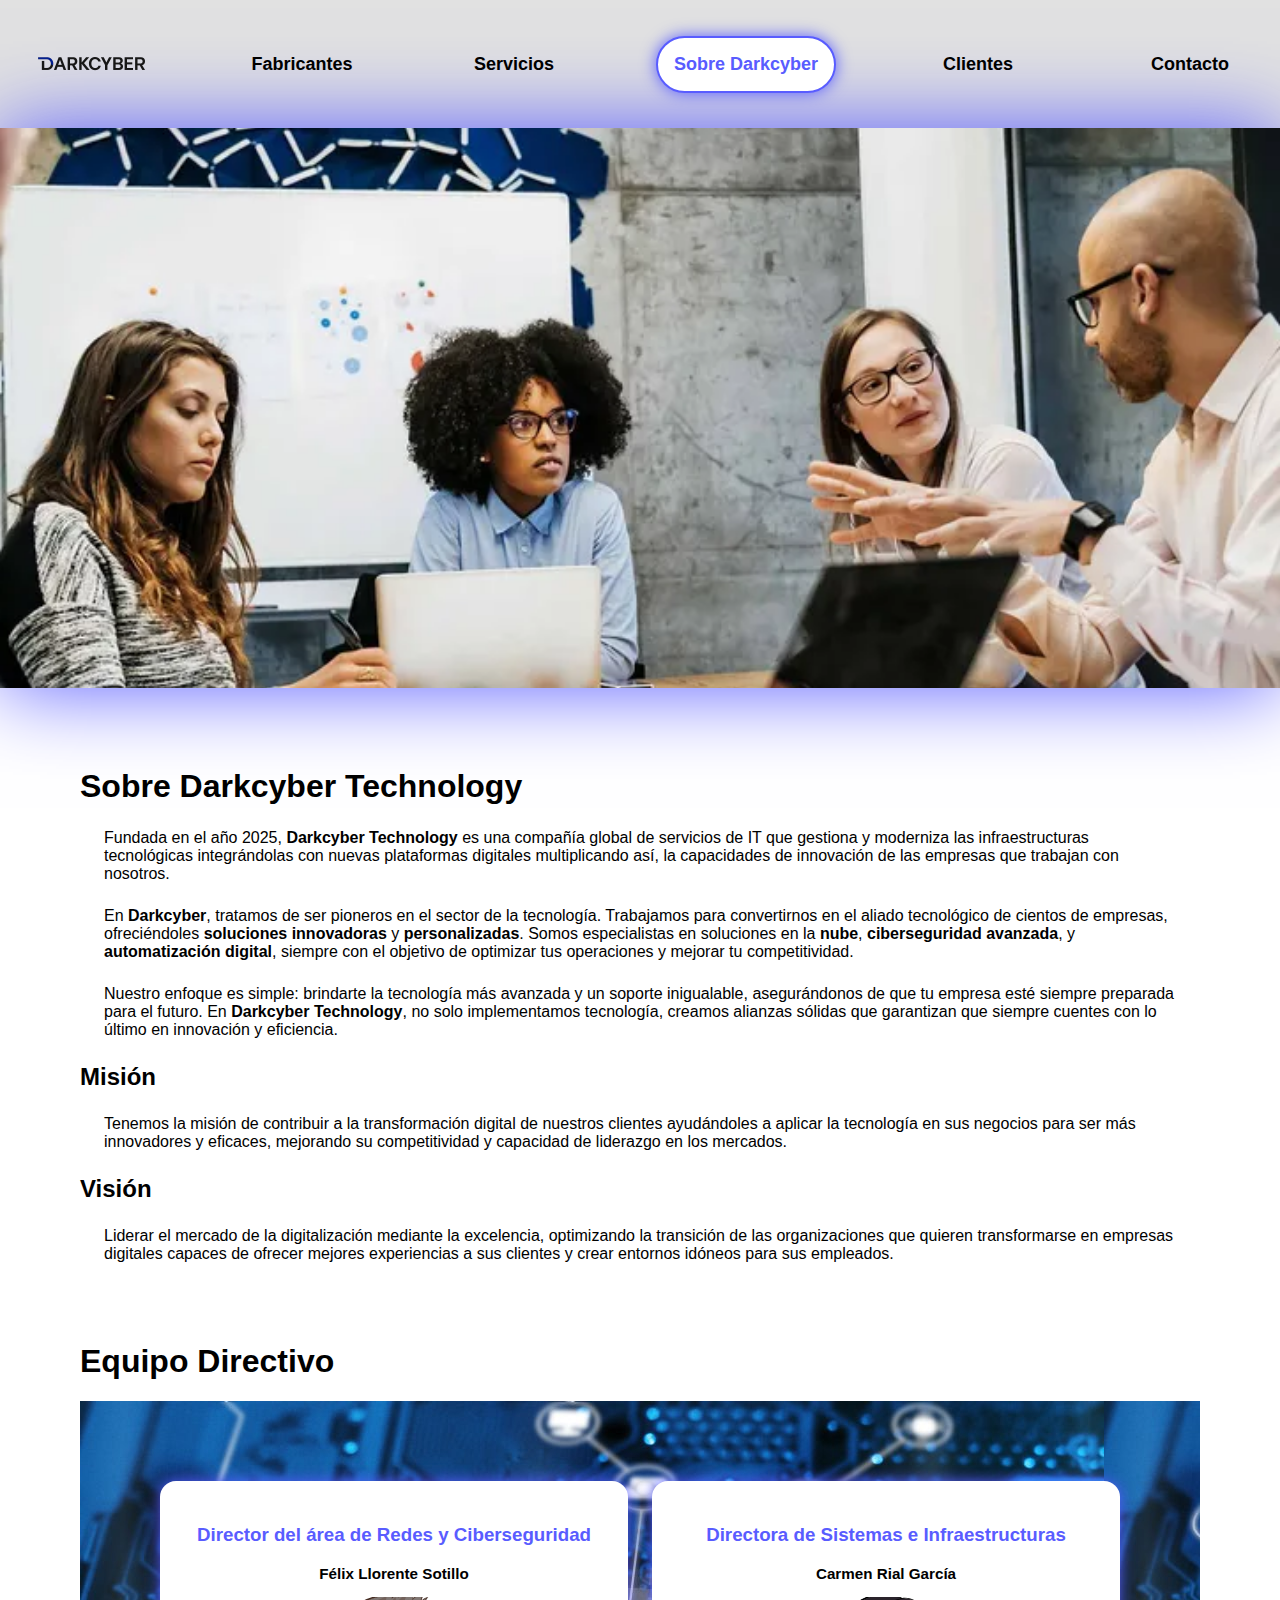
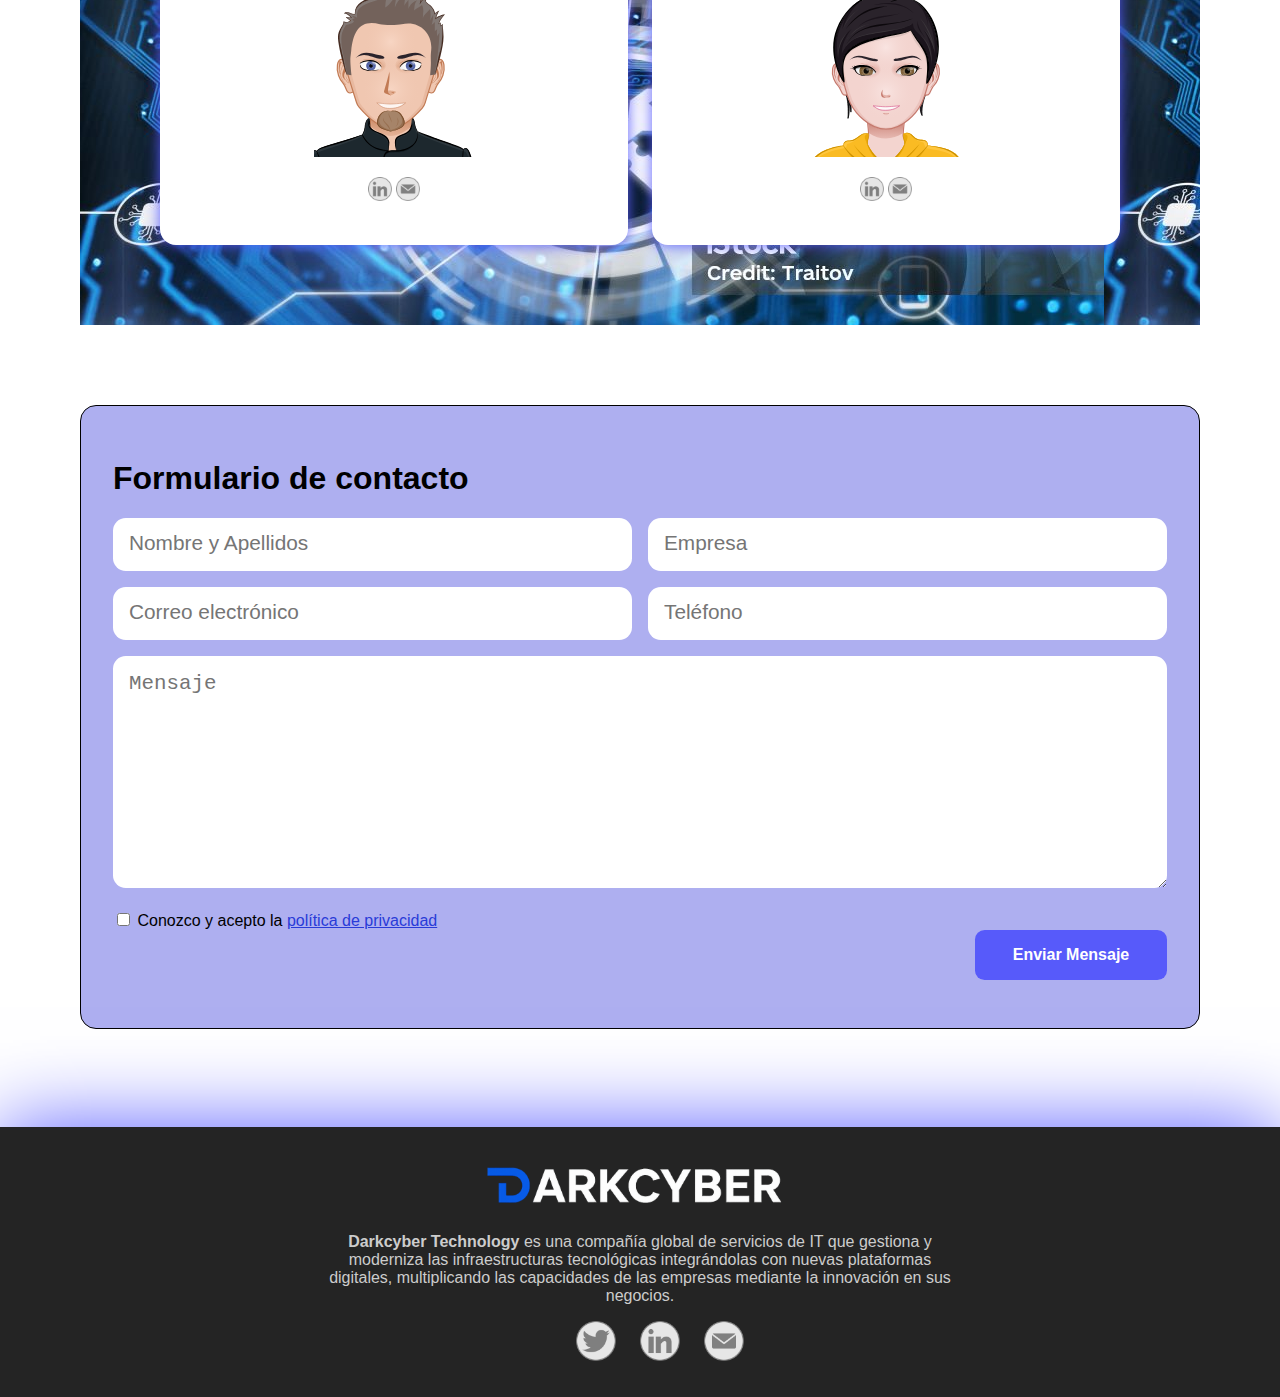
<file: html/sobre_nosotros.html>
<!DOCTYPE html>
<html lang="es">
<!-- CABECERA DE LA PÁGINA WEB (ESTO NO SE MUESTRA) -->
<head>
    <meta charset="UTF-8">
    <!-- Adapta el contenido al ancho del dispositivo -->
    <meta name="viewport" content="width=device-width, initial-scale=1">
    <title>Sobre Darkcyber</title>
    <!-- CSS, e Icono pagina -->
    <link rel="stylesheet" href="../css/PROYECTO_01.css">
    <link rel="shortcut icon" type="image/x-icon" href="../media/icons/icon_web/favicon.ico">
    <!-- Autores -->
    <meta name="author" content="Félix Llorente Sotillo 1ºASIR">
    <meta name="author" content="Carmen Rial García 1ºASIR">
    <!-- SCRIPTS JavaScript -->
    <script src="../JS/JavaScript.js" defer></script>
</head>
<body>
        
    <!-- BARRA DE NAVEGACIÓN HORIZONTAL DE LA PÁGINA WEB  -->
    <div class="container">
        <nav class="barra-nav">
            <a href="../html/DARKTRACE.html"><img src="../media/images/LOGO_DARKCYBER.png" alt="LOGO_DARKCYBER"></a>
            <a href="../html/fabricantes.html">Fabricantes</a>
            <a href="../html/servicios.html">Servicios</a>
            <a href="../html/sobre_nosotros.html" class="active">Sobre Darkcyber</a>            
            <a href="../html/clientes.html">Clientes</a>         
            <a href="../html/contacto.html">Contacto</a>
        </nav>
        <!-- FIN DE LA BARRA DE NAVEGACIÓN HORIZONTAL -->

        
    <!-- HEADER APARTADO DE SOBRE DARKTRACE -->
    <header class="header header-sobre-nosotros">
        <img src="../media/images/transparente.png" alt="Logo Darkcyber" class="logo">
    </header>
    <!-- FIN HEADER APARTADO SOBRE DARKTRACE -->

    <div class="descrip_empresa">
        <h1>Sobre Darkcyber Technology</h1>
        <p>Fundada en el año 2025, <strong>Darkcyber Technology</strong> es una compañía global de servicios de IT que gestiona y moderniza las infraestructuras tecnológicas 
           integrándolas con nuevas plataformas digitales multiplicando así, la capacidades de innovación de las empresas que trabajan con nosotros.</p>

        <p>En <strong>Darkcyber</strong>, tratamos de ser pioneros en el sector de la tecnología. Trabajamos para convertirnos en el aliado tecnológico de cientos de empresas, 
        ofreciéndoles <strong>soluciones innovadoras</strong> y <strong>personalizadas</strong>. Somos especialistas en soluciones en la <strong>nube</strong>, <strong>ciberseguridad 
        avanzada</strong>, y <strong>automatización digital</strong>, siempre con el objetivo de optimizar tus operaciones y mejorar tu competitividad.</p>
        
        <p>Nuestro enfoque es simple: brindarte la tecnología más avanzada y un soporte inigualable, asegurándonos de que tu empresa esté siempre preparada para el futuro. 
        En <strong>Darkcyber Technology</strong>, no solo implementamos tecnología, creamos alianzas sólidas que garantizan que siempre cuentes con lo último en innovación y eficiencia.</p>

        <h2>Misión</h2>
        <p>Tenemos la misión de contribuir a la transformación digital de nuestros clientes ayudándoles a aplicar 	la tecnología en sus negocios para ser más innovadores y eficaces, mejorando su competitividad y capacidad 	de liderazgo en los mercados.</p>

        <h2>Visión</h2>
        <p>Liderar el mercado de la digitalización mediante la excelencia, optimizando la transición de las organizaciones que quieren transformarse en empresas digitales capaces de ofrecer mejores experiencias a sus clientes y crear entornos idóneos para sus empleados.</p>

    </div>


<!-- CAJAS CON EQUIPO DIRECTIVOS (Avatar, Nombre, Puesto, )-->
    <div class="equipo_directivo">
        <h1>Equipo Directivo</h1>
        <div class="equipo_directivo_contenido">
            <div class="caja">
                <h3>Director del área de Redes y Ciberseguridad</h3>
                <p><strong>Félix Llorente Sotillo</strong></p>
                <img src="../media/avatar/Avatar_felix.svg" alt="Avatar de Félix Llorente Sotillo">
                <div class="link_directivo">
                    <a href=""><img src="../media/icons/footer/linkedin.png" alt="LinkedIn"></a>
                    <a href="mailto:felix.llorente@darkcyber.com"><img src="../media/icons/footer/email.png" alt="Email"></a>
                </div>            
            </div>
        
            <div class="caja">
                <h3>Directora de Sistemas e Infraestructuras</h3>
                <p><strong>Carmen Rial García</strong></p>
                <img src="../media/avatar/Avatar_carmen.svg" alt="Avatar de Félix Llorente Sotillo">            
                <div class="link_directivo">
                    <a href=""><img src="../media/icons/footer/linkedin.png" alt="LinkedIn"></a>
                    <a href="mailto:carmen.rial@darkcyber.com"><img src="../media/icons/footer/email.png" alt="Email"></a>
                </div>           
            </div>
        </div>
    </div>
    
<!-- Formulario -->
        <section>
            <div>
                <form class="formulario" id="form" method="get" action="DARKTRACE.html">
                    <h1>Formulario de contacto</h1>
                    <div class="fila">
                        <div class="grupo">
                            <input type="text" id="nombre" name="nombre" placeholder="Nombre y Apellidos" required>
                        </div>
                        <div class="grupo">
                            <input type="text" id="empresa" name="empresa" placeholder="Empresa">
                        </div>
                    </div>
                    <div class="fila">
                        <div class="grupo">
                            <input type="email" id="email" name="email" placeholder="Correo electrónico" required>
                        </div>
                        <div class="grupo">
                            <input type="tel" id="telefono" name="telefono" placeholder="Teléfono" pattern="[0-9]{10}">
                        </div>
                    </div>

                    <!-- CAMPO PARA INTRODUCIR CUERPO DEL MENSAJE -->
                    <div class="grupo">
                        <textarea id="mensaje" required name="mensaje" rows="10" cols="50" placeholder="Mensaje"></textarea>
                    </div>
                    <br>
                    <!-- CHECKBOX POLITICA PRIVACIDAD -->
                    <div class="checkbox">
                        <label>
                            <input type="checkbox" id="privacidad" name="privacidad" required>
                            Conozco y acepto la <a href="#">política de privacidad</a>
                        </label><br>
                    </div>
                    <button type="submit" class="boton">Enviar Mensaje</button>
                </form>
                <br>

            </div>
        </section>


    <!-- FOOTER DE LA PÁGINA WEB -->
        <footer class="footer">
            <img src="../media/images/LOGO_DARKCYBER_White.svg" alt="LOGO DARKCYBER">
            <p><strong>Darkcyber Technology</strong>
            es una compañía global de servicios de IT que gestiona y moderniza las infraestructuras tecnológicas 
            integrándolas con nuevas plataformas digitales, multiplicando las capacidades de las empresas mediante 
            la innovación en sus negocios.
            </p>

            <ul>
                <li><a href=""><img src="../media/icons/footer/twitter.png" alt="Twitter"></a></li>
                <li><a href=""><img src="../media/icons/footer/linkedin.png" alt="LinkedIn"></a></li>
                <li><a href="mailto:support@darkcyber.com"><img src="../media/icons/footer/email.png" alt="Email"></a></li>
            </ul>
        </footer>
    </div>
</body>
</html>
</file>
<file: css/PROYECTO_01.css>
/* ############################################################################################################## */
/* ############################################################################################################## */
/* ############################################################################################################## */




/* 
COLORES EMPLEADOS 
#595CFF MORADO
#CFCFCF GRIS  
#000000 BLACK 
#FFFFFF WHITE


TIPOGRAFIA UTILIZADA (
'Segoe UI'  ----- > Letra principal que deseamos utilizar.
, Tahoma, Geneva, Verdana, sans-serif
)

*/
html {
    -webkit-text-size-adjust: 100%;
    -webkit-font-smoothing: antialiased;
}

body {
    /* flex hace que se centre la página  */
    display: flex;
    justify-content: center;
    align-items: center;
    margin: 0;
    padding: 0;
    background-color: white;
    font-family: 'Segoe UI', Tahoma, Geneva, Verdana, sans-serif;
    background-color:white;
}

/* Añadimos esto en la edicion del día 22/04/25 para que la página sea más responsiva 
y no se desborde el contenido en pantallas muy grandes. */
.container {
    max-width:  2400px;
    min-width: 300px;
    width: 100%;
}



/* ############################################################################################################## */
/* ############################################################################################################## */
/* ############################################################################################################## */



/*               CARACTERISTICAS DE LOS HEADER PARA CADA PAGINA WEB ENLAZADA EN EL MENÚ HEADER                    */

/* Se ha simplificado el código respecto al anterior modelo haciendolo más eficiente a la hora de procesarse 
y modificarse en caso de necesidad. Esto es gracias a que hemos pensado un poco :D y llegamos a la conclusión 
de que se podían simplificar las reglas del HEADER  */

/* 22/04/2025 */

.header {
    background-repeat: no-repeat;
    background-size: cover;
    background-attachment: fixed;
    background-position: center;
    text-align: center;
    width: 100%;
    box-shadow: 0 0 5rem hwb(239 35% 0%);
    height: 35rem;
}

.header-inicio {
    background-image: url(../media/images/CYBER-Darktrace-scaled.jpg);
    height: 20rem;
}

.header-inicio img{
    justify-content: center;
}

.header-soluciones {
    background-image: url(../media/images/ojo.jpg);
}

.header-servicios {
    background-image: url(../media/images/services4.jpeg);
}

.header-sobre-nosotros {
    background-image: url(../media/images/workgroup.webp);
}

.header-contacto {
    background-image: url(../media/images/contacto2.jpg);
}

.header-productos {
    background-image: url(../media/images/rack2.jpeg);
}

/*                                              FINAL REGLAS HEADER                                               */


/* ############################################################################################################## */
/* ############################################################################################################## */
/* ############################################################################################################## */


/* CONTENIDOS DEL MAIN */
.foto_content {
/* Esto hace que las imagenes que hay de contenido en la página se quede ajustada
 al contenido padre */
    width: 100%;
    position: sticky;
}

.descrip_empresa {
    margin: 5rem;
    font-size: 1rem;
}


.descrip_empresa p {
    margin: 1.5rem;
    font-size: 1rem;
}


.soluciones_inteligentes {
    margin: 5rem;
    font-size: 1rem;
}

.soluciones_inteligentes p {
    margin: 1.5rem;
    font-size: 1rem;
}

/* Fichero de sobre_nosotros aplica a al div que contiene el organigrama de la empresa */
.equipo_directivo {
    margin: 5rem;
    font-size: 1rem;
}

.equipo_directivo_contenido {
    display: flex;
    flex-wrap: wrap;
    gap: 1.5rem;
    justify-content: center;
    align-items: center;
    background-image: url(../media/images/services3.jpg);
    padding: 5rem 5rem;
}

.link_directivo a img{
    width: 1.5rem;
    align-items: center;
}

/* ----------------------------------------------------------------------------------- */

.logo {
    max-width: 20rem;
}



/* ############################################################################################################## */
/* ############################################################################################################## */
/* ############################################################################################################## */


/*                                          BARRA DE NAVEGACION HORIZONTAL                                        */


/* Atributos de los elementos con clase barra-nav */
.barra-nav {
    display: flex;
    justify-content: space-around;
    gap: 2rem;
    align-items: center;
    background-color: #e1e1e1;
    font-size: large;
}

/* Atributos de las img que con clase barra-nav */
.barra-nav img {
    width: 8rem;
}

/* Atributos de los elementos a con clase barra-nav */
.barra-nav a {
    justify-content: center;
    min-width: 140px;
    text-decoration: none;
    display: flex;
    align-items: center;
    gap: 0.5rem;
    font-weight: bold;
    transition: color 0.3s;
    color: black;
}

/* Transformacion de los elementos a con clase barra-nav al sobreponer el raton */
.barra-nav a:hover {
    color: hwb(239 35% 0%);
}

/* Los elementos con clase active dentro de la clase barra-nav */
.barra-nav a.active {
    color: hwb(239 35% 0%);
    background-color: white;
    padding: 1rem;
    border: 2px solid hwb(239 35% 0%);
    border-radius: 5rem;
    box-shadow: 0 0 1rem hwb(239 35% 0%);
}

/* ############################################################################################################## */
/* ############################################################################################################## */

                                /* SECCIONES DE CONTENIDO */

/* Atributos del titulo de la seccion */

.titulo-seccion {
    text-align: center;
    font-size: 2rem;
    margin-bottom: 2rem;
    color:  hwb(239 35% 0%);
}

/* Atributos para elementos con clase .servicios */
.servicios {
    display: flex;
    flex-wrap: wrap;
    gap: 1.5rem;
    justify-content: center;
    background-image: url(../media/images/CYBER-Darktrace-scaled2.jpg);
    padding: 2rem;
}


/* Atributos para los elementos con clase caja */
.caja {
    min-width: 300px;
    max-width: 600px;
    flex: 1 1 20rem;
    background: white;
    padding: 1.5rem;
    border-radius: 1rem;
    box-shadow: 0 0 15px hwb(239 35% 0%);
    text-align: center;
    transition: transform 0.3s ease, box-shadow 0.3s ease;
}

/* Atributos de los elementos a */
/* Quitar decoracion de los enlaces */
a {
    text-decoration: none;
}

/* Elementos con clase caja al sobreponer el raton */
/* Transformacion del elementos con clase caja al poner el raton encima */
.caja:hover {
    transform: translateY(-5px);
    box-shadow: 0 0 80px hwb(239 35% 0%);
}

/* Imagenes con clase caja */
/* Atributos de las imagenes que haya en los elementos con clase caja */
.caja img {
    width: 10rem;
    margin-bottom: 1rem;
}

/* Encabezados con clase caja */
/* Atributos de los Títulos que tengan clase caja */
.caja h3 {
    color:  hwb(239 35% 0%);
}

/* Atributos de los parrafos con clase caja */
.caja p {
    font-size: 0.95rem;
    color: black;
}




/* PAGINA WEB DE CLIENTES */
.clientes {
    display:flex;
    flex-wrap: wrap;
    gap: 1.5rem;
    justify-content: center;
    background-image: url(../media/images/defensa.jpg);
    padding: 2rem;
}

.clientes .caja {
    /* min-width: 700px;
    max-width: 1050px; */
    flex: 1 1 10rem;  /*  hace que sea igual son diferentes propiedades del flex (grow,shrink,basis)  */
    background: white;
    padding: 1.5rem;
    border-radius: 1rem;
    box-shadow: 0 0 15px hwb(239 35% 0%);
    text-align: center;
    transition: transform 0.3s ease-in-out, box-shadow 0.3s ease;
}


.clientes .caja img {
    justify-content: center;
    align-items: center;
    width: 100%;
    margin-bottom: 1rem;

}



/* ############################################################################################################## */
/* ############################################################################################################## */

                                                    /* Formulario */   

.formulario{
    margin:5rem;
    padding:2rem 2rem 3rem;
    background:#aeaff0;
    border:.1rem solid #000;
    border-radius:1rem;
}

  .formulario h1{
    font-size: 2rem;
  }
  
  /* --- grid de  de columnas --- */
.fila{
    display:flex;
    flex-wrap:wrap;
    gap:1rem;
    margin-bottom:1rem;
}
  
.grupo{
    flex:1 1 45%;
}
  
.grupo.full{                 /* textarea ocupa 100 % */
    flex:1 1 100%;
  }
  
/* --- inputs & textarea --- */
.grupo input,
.grupo textarea{
    width:100%;
    padding:1rem;
    font-size:1.1rem;
    border:none;
    border-radius:.8rem;
    box-sizing:border-box;
}
  
/* Texto de los input y textarea del formulario más grande 1.3rem */
.grupo input::placeholder,
.grupo textarea::placeholder{
    font-size:1.3rem;
}

.checkbox a{
    color:#293bd8;
    text-decoration:underline;}

.checkbox a:hover{
    color:red;
}


/* --- botón --- */
.boton{
background:#575afa;
color:#fff;
border:none;
padding:1rem;
width:12rem;
border-radius:.6rem;
font-size:1rem;
font-weight:600;
cursor:pointer;
margin-left:auto;          /* lo alinea a la derecha */
display:block;
transition:.3s;
}

.boton:hover{
background: #3e40d4;
transform: translateY(-5px);
box-shadow: 0 0 80px hwb(239 35% 0%);
transition-duration: 0.5s;
}


/* ############################################################################################################## */
/* ############################################################################################################## */
  
/* CAJAS CON LOGOS DE FABRICANTES */


/* CLASE PARA FABRICANTES */
.fabricantes {
    display: flex;
    flex-wrap: wrap;
    justify-content: center;
    width: 100%;
}

/* Caja que contiene los logos de algunos de los fabricantes con los que trabajamos */
.caja-logo {
    display: inline-flex;   /* Centra las imagenes dentro de la caja */
    margin-bottom: 3rem;
    margin-right: 3em;
    background-color: white;
    box-shadow: 0 0 3px hwb(239 35% 0%);
    padding: 3rem;
    border-radius: 1rem;
    height: 5rem;
    width: 8rem;
}

/* Logos de los fabricantes dentro de la caja-logo */
.caja-logo img {
    width: 100%;
    align-items: center;
}

/* regla creada por logo de offsec tiene letras blancas y no se muestra por eso fondo distinto */
.caja-logo.offsec img {
    padding: 5%;
    background-color: #0b062d;
}


/* ############################################################################################################## */
/* ############################################################################################################## */

                                        /* FOOTER  |  PIE DE PÁGINA */

/* Atributos del FOOTER */
.footer{
    background-color: rgb(36, 36, 36);
    color: #ccc;
    justify-content: space-around;
    text-align: center;
    padding: 2rem 20rem 1rem 20rem;
    box-shadow: 0 0 5rem hwb(239 35% 0%);
}

/* Atributos de las img con clase footer */
.footer img {
    width: 20rem;
}

/* Atributos de las listas ul con clase footer */
.footer ul {
    list-style-type: none;
    display: flex;
    justify-content: center;
    gap: 1.5rem;
}

/* Atributos para los img descencientes de un li hijo de un ul con clase footer */
.footer ul li img{
    width: 2.5rem;
}

/* ############################################################################################################## */
/* ############################################################################################################## */

                                        /* POP UP COOKIES  */

/* Estilos para el PopUp de Cookies */
#cookie-popup {
  position: fixed;
  bottom: 1.2rem;
  left: 1.2rem;
  right: 1.2rem;
  max-width: 30rem;
  z-index: 0;  /* Esta propiedad ajusta el eje Z del Pop Up 
  no es necesario ya que por defecto está superpuesto al body */
}

.cookie-box {
  background: #ffffff;
  border: 0.1rem solid #ccc;
  padding: 1rem;
  font-family: inherit;
  font-size: 1rem;
}

.cookie-box p {
    /* margen abajo de 1rem */
  margin: 0 0 1rem;
}

.cookie-box a {
  color: #007BFF;
  text-decoration: underline;
}

/* Botones Aceptar o Rechazar Cookies  */
.cookie-btn {
  padding: 0.8rem 1.2rem;
  background-color: #007BFF;
  color: #fff;
  border: none;
  cursor: pointer;
  font-size: 1rem;
}

/* Mouse sobre los botones de aceptar o rechazar las cookies */
.cookie-btn:hover{
    transform: translateY(0.1rem);
    box-shadow: 0 0 1rem hwb(239 35% 0%);
    transition: transform 0.3s ease, box-shadow 0.3s ease;
}


/* ############################################################################################################## */
/* ############################################################################################################## */
</file>
